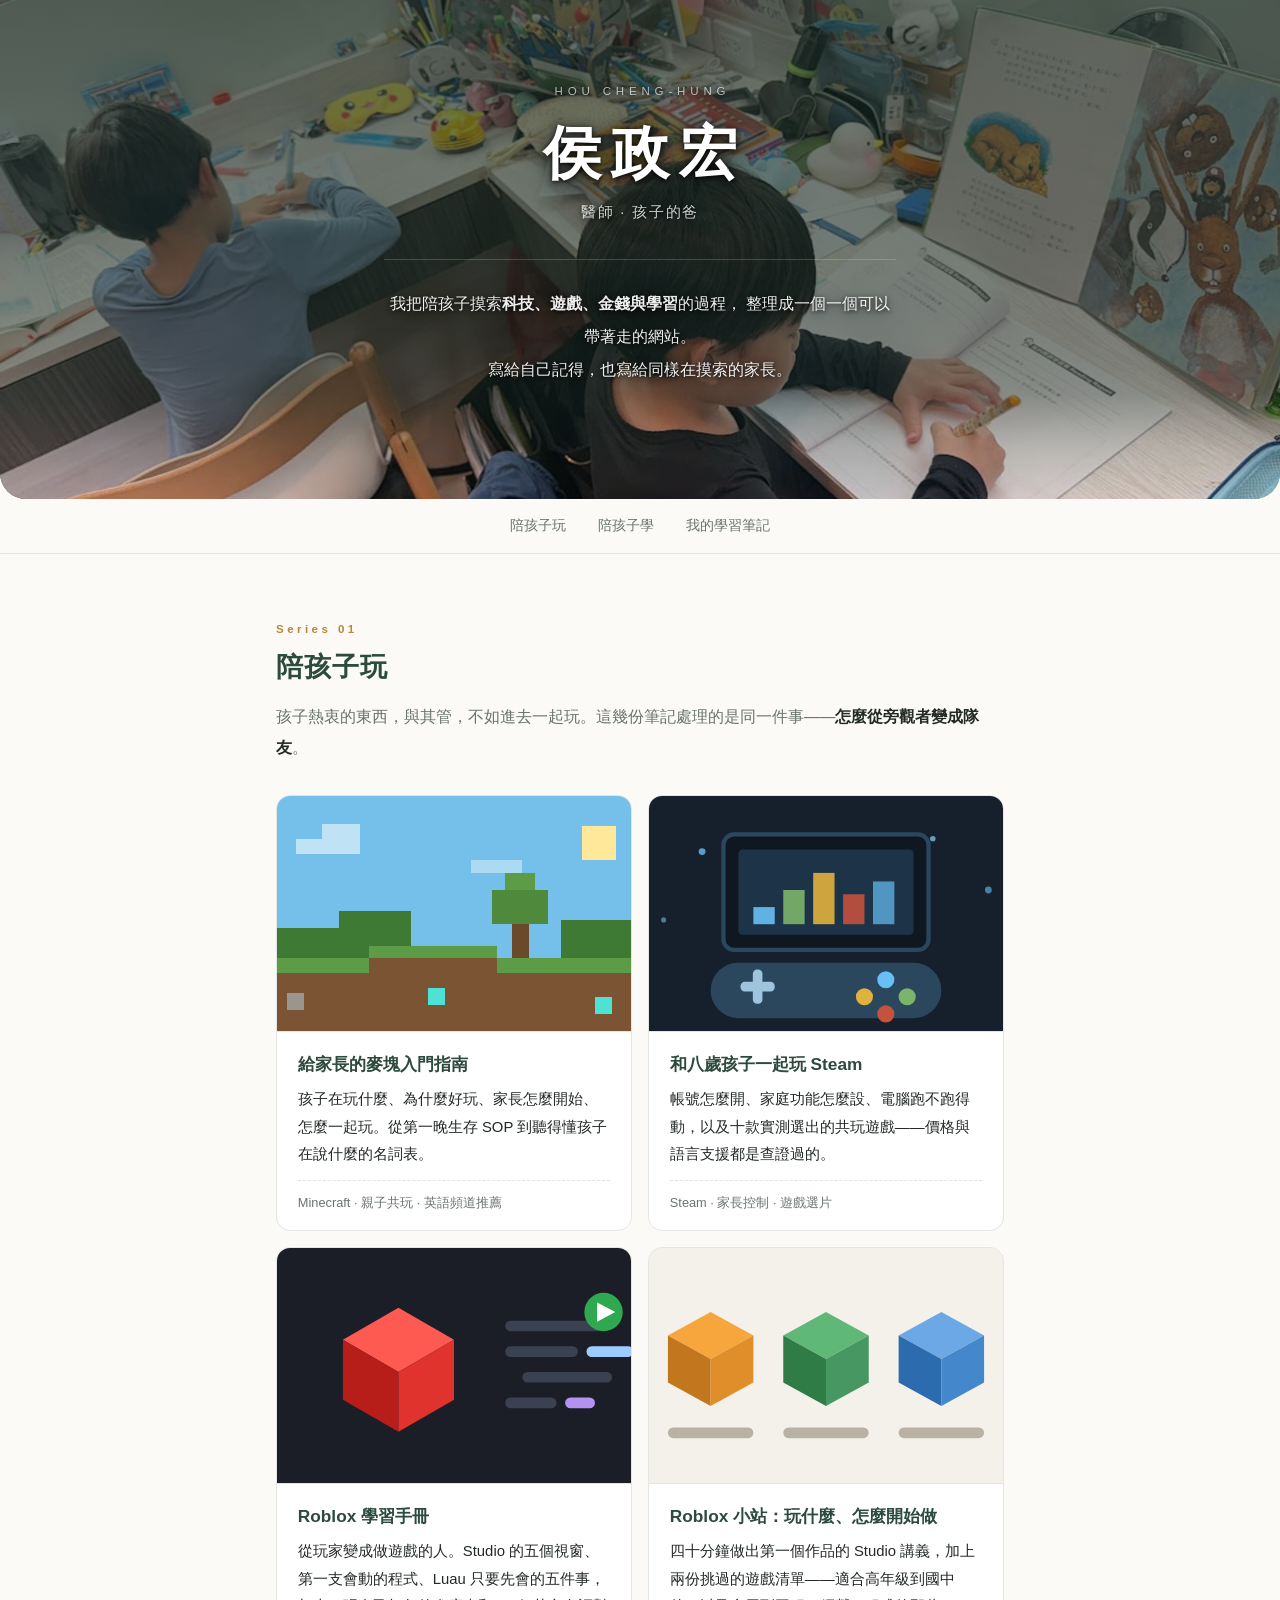
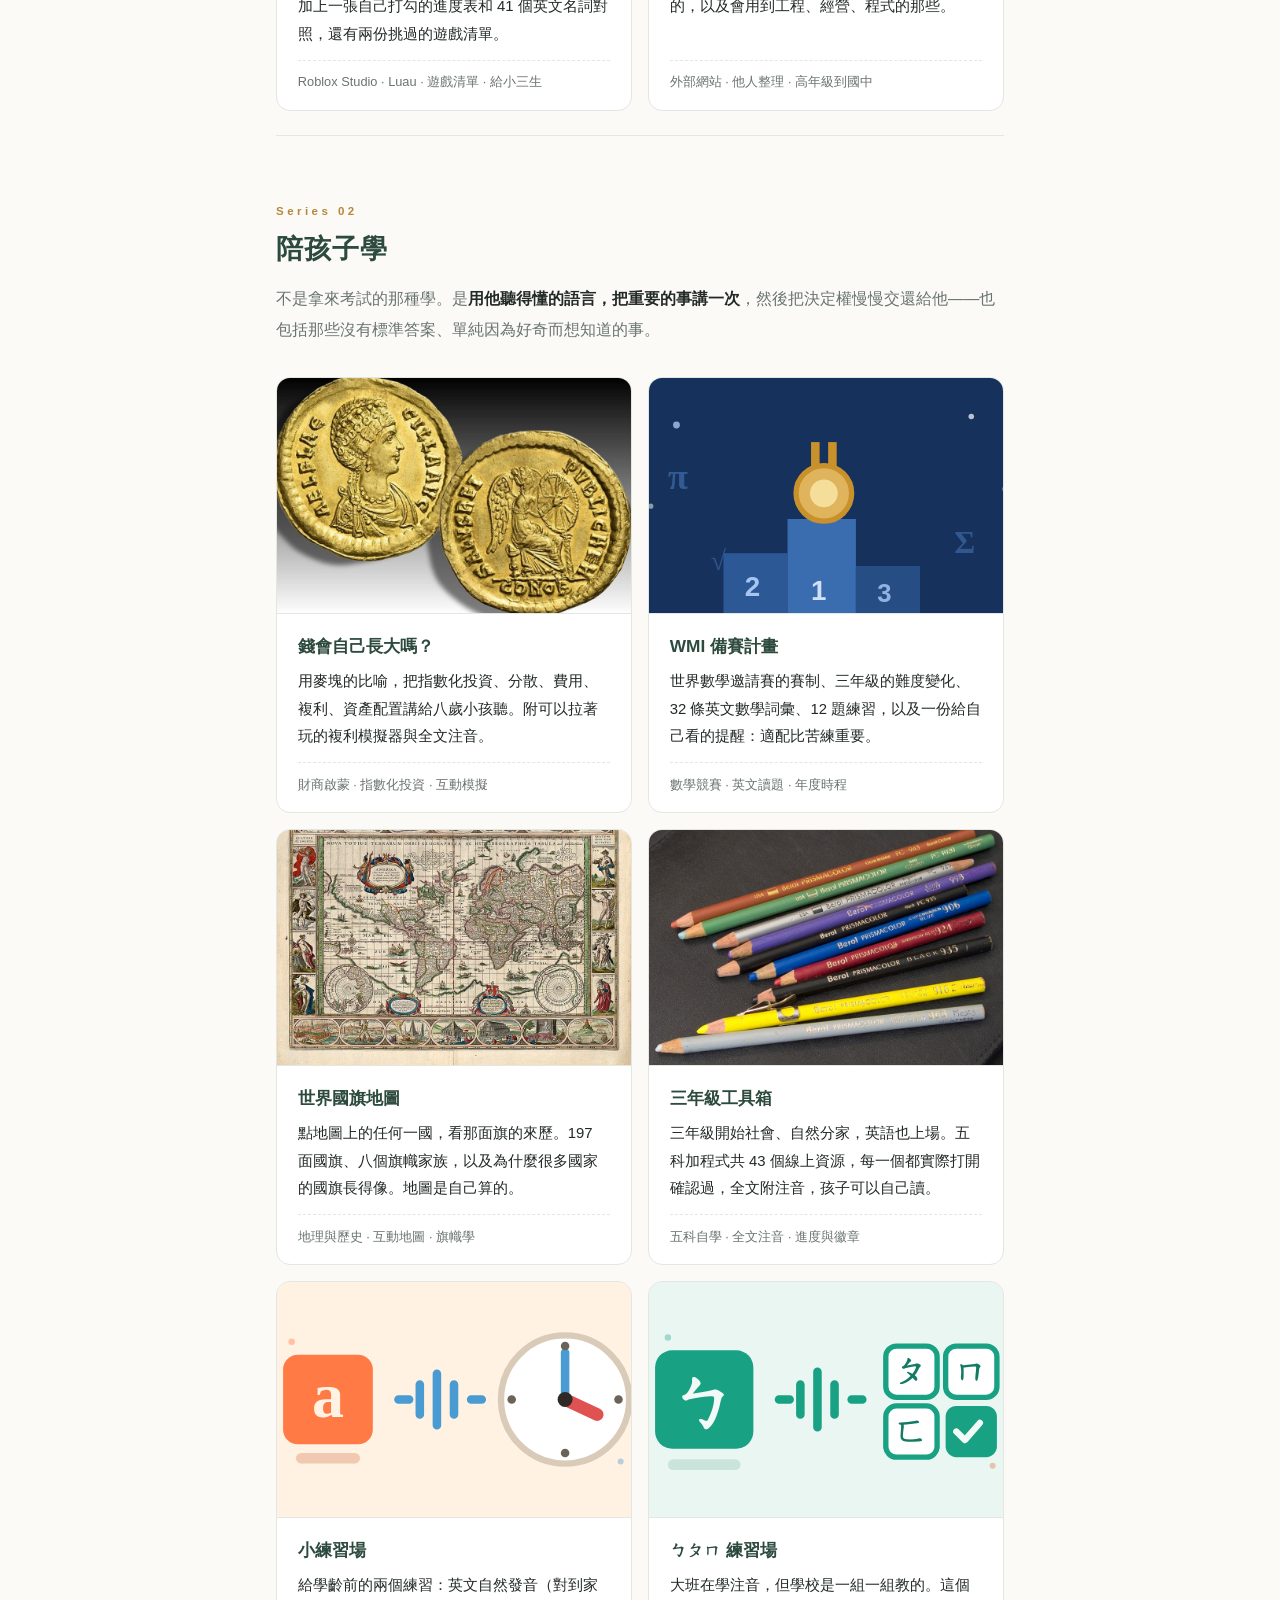
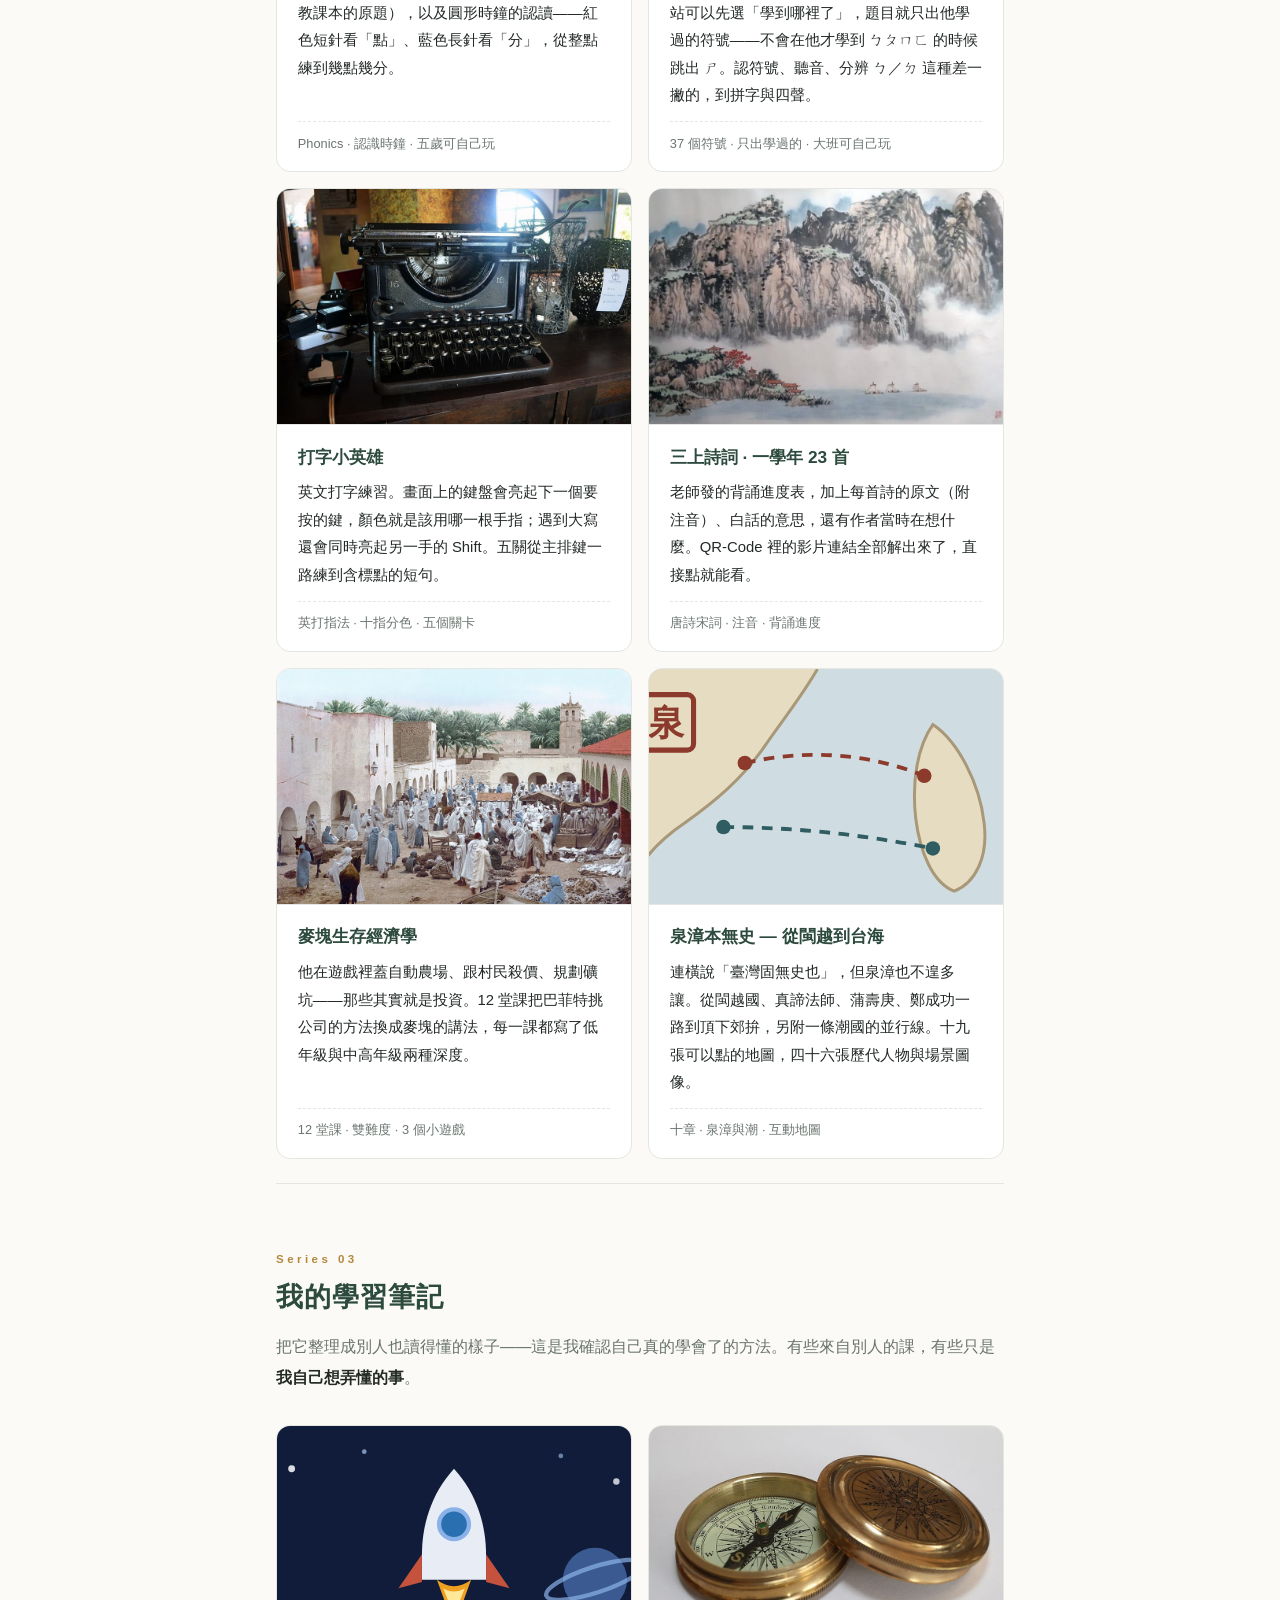
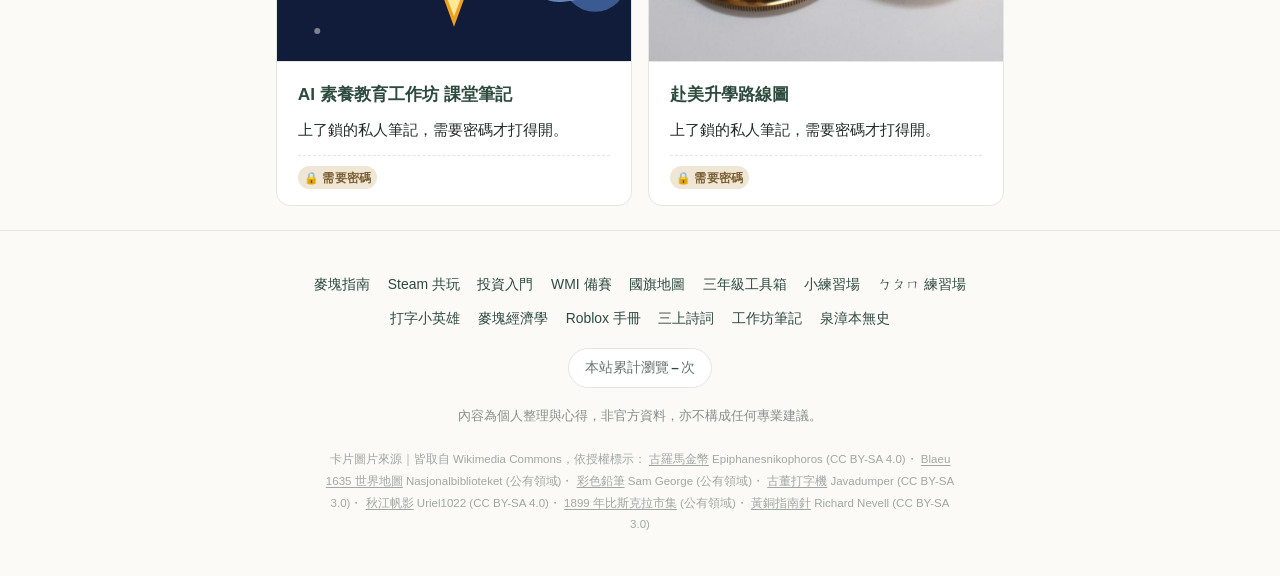
<file: index.html>
<!DOCTYPE html>
<html lang="zh-Hant">
<head>
<meta charset="UTF-8">
<meta name="viewport" content="width=device-width, initial-scale=1">
<meta name="robots" content="noindex, follow">
<title>侯政宏 — 陪孩子長大的數位筆記</title>
<meta name="description" content="醫師、兩個孩子的爸。把陪孩子摸索科技、遊戲、金錢與學習的過程，寫成一個一個可以帶著走的網站。">
<meta name="theme-color" content="#2d4a3e">
<link rel="stylesheet" href="style.css">
<link rel="icon" href="data:image/svg+xml,<svg xmlns='http://www.w3.org/2000/svg' viewBox='0 0 100 100'><text y='.9em' font-size='88'>🌳</text></svg>">
</head>
<body>

<header class="hero">
  <div class="hero-cover">
    <img src="img/hero.jpg" alt="兩個孩子在同一張書桌前各自做功課，桌上有地球儀、繪本與文具" width="1600" height="720" fetchpriority="high">
  </div>
  <div class="hero-overlay"></div>
  <div class="wrap">
    <p class="kicker">HOU CHENG-HUNG</p>
    <h1>侯政宏</h1>
    <p class="role">醫師 · 孩子的爸</p>
    <p class="lede">
      我把陪孩子摸索<strong>科技、遊戲、金錢與學習</strong>的過程，
      整理成一個一個可以帶著走的網站。<br>
      寫給自己記得，也寫給同樣在摸索的家長。
    </p>
  </div>
</header>

<nav class="toc">
  <div class="wrap">
    <a href="#play">陪孩子玩</a>
    <a href="#learn">陪孩子學</a>
    <a href="#notes">我的學習筆記</a>
  </div>
</nav>

<main class="wrap">

<!-- ═══════ 陪孩子玩 ═══════ -->
<section id="play">
  <p class="series">Series 01</p>
  <h2>陪孩子玩</h2>
  <p class="intro">孩子熱衷的東西，與其管，不如進去一起玩。這幾份筆記處理的是同一件事——<strong>怎麼從旁觀者變成隊友</strong>。</p>

  <div class="cards">
    <a class="card mc" href="https://minecraft-parent-guide.pages.dev" target="_blank" rel="noopener">
      <div class="thumb">
        <svg viewBox="0 0 200 110" preserveAspectRatio="xMidYMid slice" shape-rendering="crispEdges" aria-hidden="true">
          <rect width="200" height="110" fill="#74c0ea"/>
          <rect x="160" y="14" width="16" height="16" fill="#ffe89a"/>
          <rect x="26" y="20" width="30" height="7" fill="#fff" opacity=".55"/>
          <rect x="38" y="13" width="18" height="7" fill="#fff" opacity=".55"/>
          <rect x="108" y="30" width="24" height="6" fill="#fff" opacity=".4"/>
          <rect x="0" y="62" width="46" height="48" fill="#3f7a35"/>
          <rect x="46" y="54" width="34" height="56" fill="#3f7a35"/>
          <rect x="150" y="58" width="50" height="52" fill="#3f7a35"/>
          <rect x="118" y="44" width="26" height="16" fill="#4f8a3c"/>
          <rect x="124" y="36" width="14" height="8" fill="#5c9c46"/>
          <rect x="127" y="60" width="8" height="16" fill="#6b4a2c"/>
          <rect x="0" y="76" width="200" height="7" fill="#5c9c46"/>
          <rect x="0" y="83" width="200" height="27" fill="#7a5433"/>
          <rect x="60" y="70" width="60" height="6" fill="#5c9c46"/>
          <rect x="60" y="76" width="60" height="34" fill="#7a5433"/>
          <rect x="22" y="92" width="8" height="8" fill="#9a958e"/>
          <rect x="166" y="94" width="8" height="8" fill="#4ee1d5"/>
          <rect x="88" y="90" width="8" height="8" fill="#4ee1d5"/>
        </svg>
      </div>
      <div class="body">
        <h3>給家長的麥塊入門指南</h3>
        <p>孩子在玩什麼、為什麼好玩、家長怎麼開始、怎麼一起玩。從第一晚生存 SOP 到聽得懂孩子在說什麼的名詞表。</p>
        <p class="meta">Minecraft · 親子共玩 · 英語頻道推薦</p>
      </div>
    </a>

    <a class="card st" href="https://steam-with-kids.pages.dev" target="_blank" rel="noopener">
      <div class="thumb">
        <svg viewBox="0 0 200 110" preserveAspectRatio="xMidYMid slice" aria-hidden="true">
          <rect width="200" height="110" fill="#16202c"/>
          <circle cx="42" cy="26" r="1.6" fill="#66c0f4" opacity=".8"/>
          <circle cx="150" cy="20" r="1.3" fill="#8ed0f8" opacity=".7"/>
          <circle cx="176" cy="44" r="1.6" fill="#66c0f4" opacity=".6"/>
          <circle cx="24" cy="58" r="1.2" fill="#8ed0f8" opacity=".5"/>
          <rect x="52" y="18" width="96" height="54" rx="5" fill="#0f1720" stroke="#2a475e" stroke-width="2"/>
          <rect x="59" y="25" width="82" height="40" rx="2" fill="#1d3448"/>
          <rect x="66" y="52" width="10" height="8" fill="#66c0f4" opacity=".9"/>
          <rect x="80" y="44" width="10" height="16" fill="#7cb46b" opacity=".9"/>
          <rect x="94" y="36" width="10" height="24" fill="#e0b13c" opacity=".9"/>
          <rect x="108" y="46" width="10" height="14" fill="#c4523d" opacity=".9"/>
          <rect x="122" y="40" width="10" height="20" fill="#66c0f4" opacity=".7"/>
          <rect x="46" y="78" width="108" height="26" rx="13" fill="#2a475e"/>
          <rect x="60" y="87" width="16" height="4.5" rx="2" fill="#9fc4dd"/>
          <rect x="65.75" y="81.25" width="4.5" height="16" rx="2" fill="#9fc4dd"/>
          <circle cx="128" cy="86" r="4" fill="#66c0f4"/>
          <circle cx="138" cy="94" r="4" fill="#7cb46b"/>
          <circle cx="118" cy="94" r="4" fill="#e0b13c"/>
          <circle cx="128" cy="102" r="4" fill="#c4523d"/>
        </svg>
      </div>
      <div class="body">
        <h3>和八歲孩子一起玩 Steam</h3>
        <p>帳號怎麼開、家庭功能怎麼設、電腦跑不跑得動，以及十款實測選出的共玩遊戲——價格與語言支援都是查證過的。</p>
        <p class="meta">Steam · 家長控制 · 遊戲選片</p>
      </div>
    </a>

    <a class="card rb" href="roblox/">
      <div class="thumb">
        <svg viewBox="0 0 200 110" preserveAspectRatio="xMidYMid slice" aria-hidden="true">
          <!-- slice 會裁掉上下，內容集中在 y=20~90 -->
          <rect width="200" height="110" fill="#1B1E26"/>
          <!-- 一塊立體的積木 -->
          <path d="M74 28 L100 43 L74 58 L48 43 Z" fill="#FF5A52"/>
          <path d="M48 43 L74 58 L74 86 L48 71 Z" fill="#B81E19"/>
          <path d="M100 43 L74 58 L74 86 L100 71 Z" fill="#E1332D"/>
          <!-- 旁邊是它的程式碼 -->
          <g fill="#3A4150">
            <rect x="124" y="34" width="46" height="5" rx="2.5"/>
            <rect x="124" y="46" width="34" height="5" rx="2.5"/>
            <rect x="132" y="58" width="42" height="5" rx="2.5"/>
            <rect x="124" y="70" width="24" height="5" rx="2.5"/>
          </g>
          <rect x="162" y="46" width="22" height="5" rx="2.5" fill="#9ECBFF"/>
          <rect x="152" y="70" width="14" height="5" rx="2.5" fill="#B392F0"/>
          <!-- 執行鍵 -->
          <circle cx="170" cy="30" r="9" fill="#2FA84F"/>
          <path d="M167 25.5 L175.5 30 L167 34.5 Z" fill="#fff"/>
        </svg>
      </div>
      <div class="body">
        <h3>Roblox 學習手冊</h3>
        <p>從玩家變成做遊戲的人。Studio 的五個視窗、第一支會動的程式、Luau 只要先會的五件事，加上一張自己打勾的進度表和 41 個英文名詞對照，還有兩份挑過的遊戲清單。</p>
        <p class="meta">Roblox Studio · Luau · 遊戲清單 · 給小三生</p>
      </div>
    </a>

    <a class="card rl" href="https://roblox-lessons.kerker0415.workers.dev" target="_blank" rel="noopener">
      <div class="thumb">
        <svg viewBox="0 0 200 110" preserveAspectRatio="xMidYMid slice" aria-hidden="true">
          <rect width="200" height="110" fill="#F4F1EA"/>
          <!-- 三塊積木＝三份清單 -->
          <path d="M46 30 L66 41 L46 52 L26 41 Z" fill="#F6A63C"/>
          <path d="M26 41 L46 52 L46 74 L26 63 Z" fill="#C2761E"/>
          <path d="M66 41 L46 52 L46 74 L66 63 Z" fill="#E08E2A"/>
          <path d="M100 30 L120 41 L100 52 L80 41 Z" fill="#5FB878"/>
          <path d="M80 41 L100 52 L100 74 L80 63 Z" fill="#2F7C46"/>
          <path d="M120 41 L100 52 L100 74 L120 63 Z" fill="#469761"/>
          <path d="M154 30 L174 41 L154 52 L134 41 Z" fill="#6BA8E5"/>
          <path d="M134 41 L154 52 L154 74 L134 63 Z" fill="#2C6BAE"/>
          <path d="M174 41 L154 52 L154 74 L174 63 Z" fill="#4487CB"/>
          <rect x="26" y="84" width="40" height="5" rx="2.5" fill="#B9B2A4"/>
          <rect x="80" y="84" width="40" height="5" rx="2.5" fill="#B9B2A4"/>
          <rect x="134" y="84" width="40" height="5" rx="2.5" fill="#B9B2A4"/>
        </svg>
      </div>
      <div class="body">
        <h3>Roblox 小站：玩什麼、怎麼開始做</h3>
        <p>四十分鐘做出第一個作品的 Studio 講義，加上兩份挑過的遊戲清單——適合高年級到國中的，以及會用到工程、經營、程式的那些。</p>
        <p class="meta">外部網站 · 他人整理 · 高年級到國中</p>
      </div>
    </a>
  </div>
</section>

<!-- ═══════ 陪孩子學 ═══════ -->
<section id="learn">
  <p class="series">Series 02</p>
  <h2>陪孩子學</h2>
  <p class="intro">不是拿來考試的那種學。是<strong>用他聽得懂的語言，把重要的事講一次</strong>，然後把決定權慢慢交還給他——也包括那些沒有標準答案、單純因為好奇而想知道的事。</p>

  <div class="cards">
    <a class="card iv" href="https://kids-investing.pages.dev" target="_blank" rel="noopener">
      <div class="thumb">
        <img src="img/cards/iv.jpg" alt="古羅馬金幣特寫" width="900" height="600" loading="lazy" decoding="async">
      </div>
      <div class="body">
        <h3>錢會自己長大嗎？</h3>
        <p>用麥塊的比喻，把指數化投資、分散、費用、複利、資產配置講給八歲小孩聽。附可以拉著玩的複利模擬器與全文注音。</p>
        <p class="meta">財商啟蒙 · 指數化投資 · 互動模擬</p>
      </div>
    </a>

    <a class="card wm" href="https://wmi-prep.pages.dev" target="_blank" rel="noopener">
      <div class="thumb">
        <svg viewBox="0 0 200 110" preserveAspectRatio="xMidYMid slice" aria-hidden="true">
          <rect width="200" height="110" fill="#16325c"/>
          <circle cx="30" cy="22" r="1.6" fill="#a5c6f0" opacity=".8"/>
          <circle cx="168" cy="18" r="1.3" fill="#fff" opacity=".7"/>
          <circle cx="184" cy="52" r="1.5" fill="#a5c6f0" opacity=".6"/>
          <circle cx="18" cy="60" r="1.2" fill="#fff" opacity=".5"/>
          <text x="26" y="52" font-size="17" font-weight="700" fill="#4b7dc0" opacity=".55" font-family="Georgia,serif">π</text>
          <text x="160" y="82" font-size="15" font-weight="700" fill="#4b7dc0" opacity=".5" font-family="Georgia,serif">Σ</text>
          <text x="46" y="90" font-size="13" font-weight="700" fill="#4b7dc0" opacity=".45" font-family="Georgia,serif">√</text>
          <rect x="52" y="82" width="30" height="28" fill="#2c5896"/>
          <rect x="82" y="66" width="32" height="44" fill="#3a6cb0"/>
          <rect x="114" y="88" width="30" height="22" fill="#264d84"/>
          <text x="62" y="102" font-size="13" font-weight="800" fill="#a5c6f0">2</text>
          <text x="93" y="104" font-size="13" font-weight="800" fill="#cfe0f7">1</text>
          <text x="124" y="105" font-size="12" font-weight="800" fill="#8fb2e0">3</text>
          <rect x="93" y="30" width="4" height="16" fill="#c8912b"/>
          <rect x="101" y="30" width="4" height="16" fill="#c8912b"/>
          <circle cx="99" cy="54" r="13" fill="#e0b45c" stroke="#c8912b" stroke-width="2.5"/>
          <circle cx="99" cy="54" r="6.5" fill="#f5dd9a"/>
        </svg>
      </div>
      <div class="body">
        <h3>WMI 備賽計畫</h3>
        <p>世界數學邀請賽的賽制、三年級的難度變化、32 條英文數學詞彙、12 題練習，以及一份給自己看的提醒：適配比苦練重要。</p>
        <p class="meta">數學競賽 · 英文讀題 · 年度時程</p>
      </div>
    </a>

    <a class="card wf" href="https://world-flags.pages.dev" target="_blank" rel="noopener">
      <div class="thumb">
        <img src="img/cards/wf.jpg" alt="Blaeu 1635 年古世界地圖" width="900" height="600" loading="lazy" decoding="async">
      </div>
      <div class="body">
        <h3>世界國旗地圖</h3>
        <p>點地圖上的任何一國，看那面旗的來歷。197 面國旗、八個旗幟家族，以及為什麼很多國家的國旗長得像。地圖是自己算的。</p>
        <p class="meta">地理與歷史 · 互動地圖 · 旗幟學</p>
      </div>
    </a>

    <a class="card g3" href="https://grade3-toolbox.pages.dev" target="_blank" rel="noopener">
      <div class="thumb">
        <img src="img/cards/g3.jpg" alt="一排彩色鉛筆" width="900" height="600" loading="lazy" decoding="async">
      </div>
      <div class="body">
        <h3>三年級工具箱</h3>
        <p>三年級開始社會、自然分家，英語也上場。五科加程式共 43 個線上資源，每一個都實際打開確認過，全文附注音，孩子可以自己讀。</p>
        <p class="meta">五科自學 · 全文注音 · 進度與徽章</p>
      </div>
    </a>

    <a class="card kp" href="https://kids-practice-7q9.pages.dev" target="_blank" rel="noopener">
      <div class="thumb">
        <svg viewBox="0 0 200 110" preserveAspectRatio="xMidYMid slice" aria-hidden="true">
          <!-- slice 會裁掉上下，內容集中在 y=20~90 -->
          <rect width="200" height="110" fill="#fff2e2"/>
          <circle cx="24" cy="28" r="1.5" fill="#ff7a45" opacity=".4"/>
          <circle cx="178" cy="84" r="1.4" fill="#4a9bd1" opacity=".4"/>
          <!-- 左：字母卡 -->
          <rect x="20" y="34" width="42" height="42" rx="7" fill="#ff7a45"/>
          <text x="41" y="63" font-family="Georgia, serif" font-size="30" font-weight="700"
                fill="#fff2e2" text-anchor="middle">a</text>
          <rect x="26" y="80" width="30" height="5" rx="2.5" fill="#f0c9b0"/>
          <!-- 中：發音波 -->
          <path d="M74 55h5M84 48v14M92 43v24M100 48v14M108 55h5" stroke="#4a9bd1"
                stroke-width="4" stroke-linecap="round" fill="none"/>
          <!-- 右：時鐘（短針紅、長針藍，與站內一致） -->
          <circle cx="152" cy="55" r="30" fill="#fff" stroke="#d9cbb8" stroke-width="3"/>
          <line x1="152" y1="55" x2="152" y2="33" stroke="#4a9bd1" stroke-width="4" stroke-linecap="round"/>
          <line x1="152" y1="55" x2="167" y2="62" stroke="#e05252" stroke-width="6" stroke-linecap="round"/>
          <circle cx="152" cy="55" r="3.5" fill="#2f2a26"/>
          <circle cx="152" cy="30" r="2" fill="#6b6259"/><circle cx="177" cy="55" r="2" fill="#6b6259"/>
          <circle cx="152" cy="80" r="2" fill="#6b6259"/><circle cx="127" cy="55" r="2" fill="#6b6259"/>
        </svg>
      </div>
      <div class="body">
        <h3>小練習場</h3>
        <p>給學齡前的兩個練習：英文自然發音（對到家教課本的原題），以及圓形時鐘的認讀——紅色短針看「點」、藍色長針看「分」，從整點練到幾點幾分。</p>
        <p class="meta">Phonics · 認識時鐘 · 五歲可自己玩</p>
      </div>
    </a>

    <a class="card zy" href="https://zhuyin-practice-2mt.pages.dev" target="_blank" rel="noopener">
      <div class="thumb">
        <svg viewBox="0 0 200 110" preserveAspectRatio="xMidYMid slice" aria-hidden="true">
          <!-- slice 會裁掉上下，內容集中在 y=20~90 -->
          <rect width="200" height="110" fill="#eaf6f2"/>
          <circle cx="26" cy="26" r="1.5" fill="#19a184" opacity=".35"/>
          <circle cx="178" cy="86" r="1.4" fill="#e07a3f" opacity=".4"/>
          <!-- 左：正在學的那一個 -->
          <rect x="20" y="32" width="46" height="46" rx="8" fill="#19a184"/>
          <text x="43" y="67" font-family="Microsoft JhengHei, PingFang TC, Heiti TC, Noto Sans TC, sans-serif"
                font-size="30" font-weight="700" fill="#f2faf7" text-anchor="middle">ㄅ</text>
          <rect x="26" y="83" width="34" height="5" rx="2.5" fill="#c9e5db"/>
          <!-- 中：聽發音 -->
          <path d="M78 55h5M88 48v14M96 42v26M104 48v14M112 55h5" stroke="#19a184"
                stroke-width="4" stroke-linecap="round" fill="none"/>
          <!-- 右：一組一組學，學會的打勾 -->
          <g font-family="Microsoft JhengHei, PingFang TC, Heiti TC, Noto Sans TC, sans-serif"
             font-size="15" font-weight="700" fill="#137a64" text-anchor="middle">
            <rect x="128" y="30" width="24" height="24" rx="5" fill="#fff" stroke="#19a184" stroke-width="2.5"/>
            <text x="140" y="47">ㄆ</text>
            <rect x="156" y="30" width="24" height="24" rx="5" fill="#fff" stroke="#19a184" stroke-width="2.5"/>
            <text x="168" y="47">ㄇ</text>
            <rect x="128" y="58" width="24" height="24" rx="5" fill="#fff" stroke="#19a184" stroke-width="2.5"/>
            <text x="140" y="75">ㄈ</text>
          </g>
          <rect x="156" y="58" width="24" height="24" rx="5" fill="#19a184"/>
          <path d="M161 70l4 4 7-8" stroke="#f2faf7" stroke-width="3" stroke-linecap="round"
                stroke-linejoin="round" fill="none"/>
        </svg>
      </div>
      <div class="body">
        <h3>ㄅㄆㄇ 練習場</h3>
        <p>大班在學注音，但學校是一組一組教的。這個站可以先選「學到哪裡了」，題目就只出他學過的符號——不會在他才學到 ㄅㄆㄇㄈ 的時候跳出 ㄕ。認符號、聽音、分辨 ㄅ／ㄉ 這種差一撇的，到拼字與四聲。</p>
        <p class="meta">37 個符號 · 只出學過的 · 大班可自己玩</p>
      </div>
    </a>

    <a class="card th" href="typing-hero/">
      <div class="thumb">
        <img src="img/cards/th.jpg" alt="古董打字機" width="900" height="600" loading="lazy" decoding="async">
      </div>
      <div class="body">
        <h3>打字小英雄</h3>
        <p>英文打字練習。畫面上的鍵盤會亮起下一個要按的鍵，顏色就是該用哪一根手指；遇到大寫還會同時亮起另一手的 Shift。五關從主排鍵一路練到含標點的短句。</p>
        <p class="meta">英打指法 · 十指分色 · 五個關卡</p>
      </div>
    </a>

    <a class="card po" href="poems/">
      <div class="thumb">
        <img src="img/cards/po.jpg" alt="中國水墨山水畫" width="900" height="600" loading="lazy" decoding="async">
      </div>
      <div class="body">
        <h3>三上詩詞 · 一學年 23 首</h3>
        <p>老師發的背誦進度表，加上每首詩的原文（附注音）、白話的意思，還有作者當時在想什麼。QR-Code 裡的影片連結全部解出來了，直接點就能看。</p>
        <p class="meta">唐詩宋詞 · 注音 · 背誦進度</p>
      </div>
    </a>

    <a class="card me" href="https://minecraft-economy-9l2.pages.dev" target="_blank" rel="noopener">
      <div class="thumb">
        <img src="img/cards/me.jpg" alt="1899 年北非市集舊照" width="900" height="600" loading="lazy" decoding="async">
      </div>
      <div class="body">
        <h3>麥塊生存經濟學</h3>
        <p>他在遊戲裡蓋自動農場、跟村民殺價、規劃礦坑——那些其實就是投資。12 堂課把巴菲特挑公司的方法換成麥塊的講法，每一課都寫了低年級與中高年級兩種深度。</p>
        <p class="meta">12 堂課 · 雙難度 · 3 個小遊戲</p>
      </div>
    </a>

    <a class="card qz" href="https://taihai-history.pages.dev" target="_blank" rel="noopener">
      <div class="thumb">
        <svg viewBox="0 0 200 110" preserveAspectRatio="xMidYMid slice" aria-hidden="true">
          <rect width="200" height="110" fill="#cfdde2"/>
          <!-- 閩地：泉漳一帶的海岸 -->
          <path d="M0 0 L96 0 C88 14 78 26 70 38 C60 52 48 62 34 72 C22 80 10 92 4 110 L0 110 Z" fill="#e6dcc2"/>
          <path d="M96 0 C88 14 78 26 70 38 C60 52 48 62 34 72 C22 80 10 92 4 110" fill="none" stroke="#a99878" stroke-width="1.4"/>
          <!-- 台灣 -->
          <path d="M150 26 C162 34 172 54 174 72 C176 88 170 100 160 104 C150 100 144 86 142 70 C140 52 143 36 150 26 Z" fill="#e6dcc2" stroke="#a99878" stroke-width="1.4"/>
          <!-- 對渡航線 -->
          <path d="M62 44 Q106 34 146 50" fill="none" stroke="#8c3a2b" stroke-width="1.8" stroke-dasharray="5 4"/>
          <path d="M52 74 Q100 74 150 84" fill="none" stroke="#2f5d62" stroke-width="1.8" stroke-dasharray="5 4"/>
          <!-- 口岸 -->
          <circle cx="62" cy="44" r="3.4" fill="#8c3a2b"/>
          <circle cx="146" cy="50" r="3.4" fill="#8c3a2b"/>
          <circle cx="52" cy="74" r="3.4" fill="#2f5d62"/>
          <circle cx="150" cy="84" r="3.4" fill="#2f5d62"/>
          <!-- 鈐印 -->
          <rect x="12" y="12" width="26" height="26" rx="3" fill="none" stroke="#8c3a2b" stroke-width="2.4"/>
          <text x="25" y="31" text-anchor="middle" font-size="17" font-weight="700"
                font-family="Noto Serif TC, Songti TC, PMingLiU, serif" fill="#8c3a2b">泉</text>
        </svg>
      </div>
      <div class="body">
        <h3>泉漳本無史 — 從閩越到台海</h3>
        <p>連橫說「臺灣固無史也」，但泉漳也不遑多讓。從閩越國、真諦法師、蒲壽庚、鄭成功一路到頂下郊拚，另附一條潮國的並行線。十九張可以點的地圖，四十六張歷代人物與場景圖像。</p>
        <p class="meta">十章 · 泉漳與潮 · 互動地圖</p>
      </div>
    </a>
  </div>
</section>

<!-- ═══════ 學習筆記 ═══════ -->
<section id="notes">
  <p class="series">Series 03</p>
  <h2>我的學習筆記</h2>
  <p class="intro">把它整理成別人也讀得懂的樣子——這是我確認自己真的學會了的方法。有些來自別人的課，有些只是<strong>我自己想弄懂的事</strong>。</p>

  <div class="cards">
    <a class="card ai" href="https://ai-literacy-notes.pages.dev" target="_blank" rel="noopener">
      <div class="thumb">
        <svg viewBox="0 0 200 110" preserveAspectRatio="xMidYMid slice" aria-hidden="true">
          <rect width="200" height="110" fill="#101c3a"/>
          <circle cx="24" cy="20" r="1.6" fill="#fff" opacity=".85"/>
          <circle cx="58" cy="12" r="1.1" fill="#a5c6f0" opacity=".7"/>
          <circle cx="176" cy="26" r="1.5" fill="#fff" opacity=".75"/>
          <circle cx="150" cy="14" r="1.1" fill="#a5c6f0" opacity=".6"/>
          <circle cx="14" cy="70" r="1.3" fill="#fff" opacity=".55"/>
          <circle cx="192" cy="82" r="1.2" fill="#a5c6f0" opacity=".5"/>
          <circle cx="36" cy="96" r="1.4" fill="#fff" opacity=".45"/>
          <circle cx="166" cy="72" r="15" fill="#3b5a92"/>
          <ellipse cx="166" cy="72" rx="24" ry="6" fill="none" stroke="#8ab2e8" stroke-width="2" opacity=".7" transform="rotate(-18 166 72)"/>
          <path d="M100 20 c11 12 15 27 15 40 l0 12 -30 0 0 -12 c0 -13 4 -28 15 -40 z" fill="#e8ecf5"/>
          <circle cx="100" cy="46" r="7" fill="#2a6fb0" stroke="#8ab2e8" stroke-width="2"/>
          <path d="M85 60 l-11 16 11 -3 z" fill="#c4523d"/>
          <path d="M115 60 l11 16 -11 -3 z" fill="#c4523d"/>
          <path d="M92 72 l8 22 8 -22 c-5 4 -11 4 -16 0 z" fill="#f0a020"/>
          <path d="M95 76 l5 13 5 -13 c-3 2 -7 2 -10 0 z" fill="#ffe89a"/>
        </svg>
      </div>
      <div class="body">
        <h3>AI 素養教育工作坊 課堂筆記</h3>
        <p class="locked-note">上了鎖的私人筆記，需要密碼才打得開。</p>
        <p class="meta"><span class="lock">🔒 需要密碼</span></p>
      </div>
    </a>

    <a class="card rd" href="https://study-abroad-roadmap.pages.dev" target="_blank" rel="noopener">
      <div class="thumb">
        <img src="img/cards/rd.jpg" alt="打開的黃銅指南針" width="900" height="600" loading="lazy" decoding="async">
      </div>
      <div class="body">
        <h3>赴美升學路線圖</h3>
        <p class="locked-note">上了鎖的私人筆記，需要密碼才打得開。</p>
        <p class="meta"><span class="lock">🔒 需要密碼</span></p>
      </div>
    </a>
  </div>
</section>

</main>

<footer>
  <div class="wrap">
    <p class="sites">
      <a href="https://minecraft-parent-guide.pages.dev" target="_blank" rel="noopener">麥塊指南</a>
      <a href="https://steam-with-kids.pages.dev" target="_blank" rel="noopener">Steam 共玩</a>
      <a href="https://kids-investing.pages.dev" target="_blank" rel="noopener">投資入門</a>
      <a href="https://wmi-prep.pages.dev" target="_blank" rel="noopener">WMI 備賽</a>
      <a href="https://world-flags.pages.dev" target="_blank" rel="noopener">國旗地圖</a>
      <a href="https://grade3-toolbox.pages.dev" target="_blank" rel="noopener">三年級工具箱</a>
      <a href="https://kids-practice-7q9.pages.dev" target="_blank" rel="noopener">小練習場</a>
      <a href="https://zhuyin-practice-2mt.pages.dev" target="_blank" rel="noopener">ㄅㄆㄇ 練習場</a>
      <a href="typing-hero/">打字小英雄</a>
      <a href="https://minecraft-economy-9l2.pages.dev" target="_blank" rel="noopener">麥塊經濟學</a>
      <a href="roblox/">Roblox 手冊</a>
      <a href="poems/">三上詩詞</a>
      <a href="https://ai-literacy-notes.pages.dev" target="_blank" rel="noopener">工作坊筆記</a>
      <a href="https://taihai-history.pages.dev" target="_blank" rel="noopener">泉漳本無史</a>
    </p>
    <p id="counter" class="counter" hidden>
      本站累計瀏覽 <strong id="view-count">–</strong> 次
    </p>
    <p class="small">內容為個人整理與心得，非官方資料，亦不構成任何專業建議。</p>
    <p class="credits">
      卡片圖片來源｜皆取自 Wikimedia Commons，依授權標示：
      <a href="https://commons.wikimedia.org/wiki/File:Antik_Sikkeler_N%C3%BCmizmatik_Aelia_Flaccilla.jpg" target="_blank" rel="noopener">古羅馬金幣</a> Epiphanesnikophoros (CC BY-SA 4.0)・
      <a href="https://commons.wikimedia.org/wiki/File:Blaeu_Nova_Totius_Terrarum_orbis_Geographica_ac_Hydrographica_Tabula_1635.jpg" target="_blank" rel="noopener">Blaeu 1635 世界地圖</a> Nasjonalbiblioteket (公有領域)・
      <a href="https://commons.wikimedia.org/wiki/File:Berol_prismacolor_pencils.jpg" target="_blank" rel="noopener">彩色鉛筆</a> Sam George (公有領域)・
      <a href="https://commons.wikimedia.org/wiki/File:Anticuaria_Mariscal_Robledo_(11).JPG" target="_blank" rel="noopener">古董打字機</a> Javadumper (CC BY-SA 3.0)・
      <a href="https://commons.wikimedia.org/wiki/File:Sailing_Boats_on_an_Autumn_River.jpg" target="_blank" rel="noopener">秋江帆影</a> Uriel1022 (CC BY-SA 4.0)・
      <a href="https://commons.wikimedia.org/wiki/File:Biskra_market_1899.jpg" target="_blank" rel="noopener">1899 年比斯克拉市集</a> (公有領域)・
      <a href="https://commons.wikimedia.org/wiki/File:2013_compass.JPG" target="_blank" rel="noopener">黃銅指南針</a> Richard Nevell (CC BY-SA 3.0)
    </p>
  </div>
</footer>

<script src="counter.js"></script>
</body>
</html>
</file>
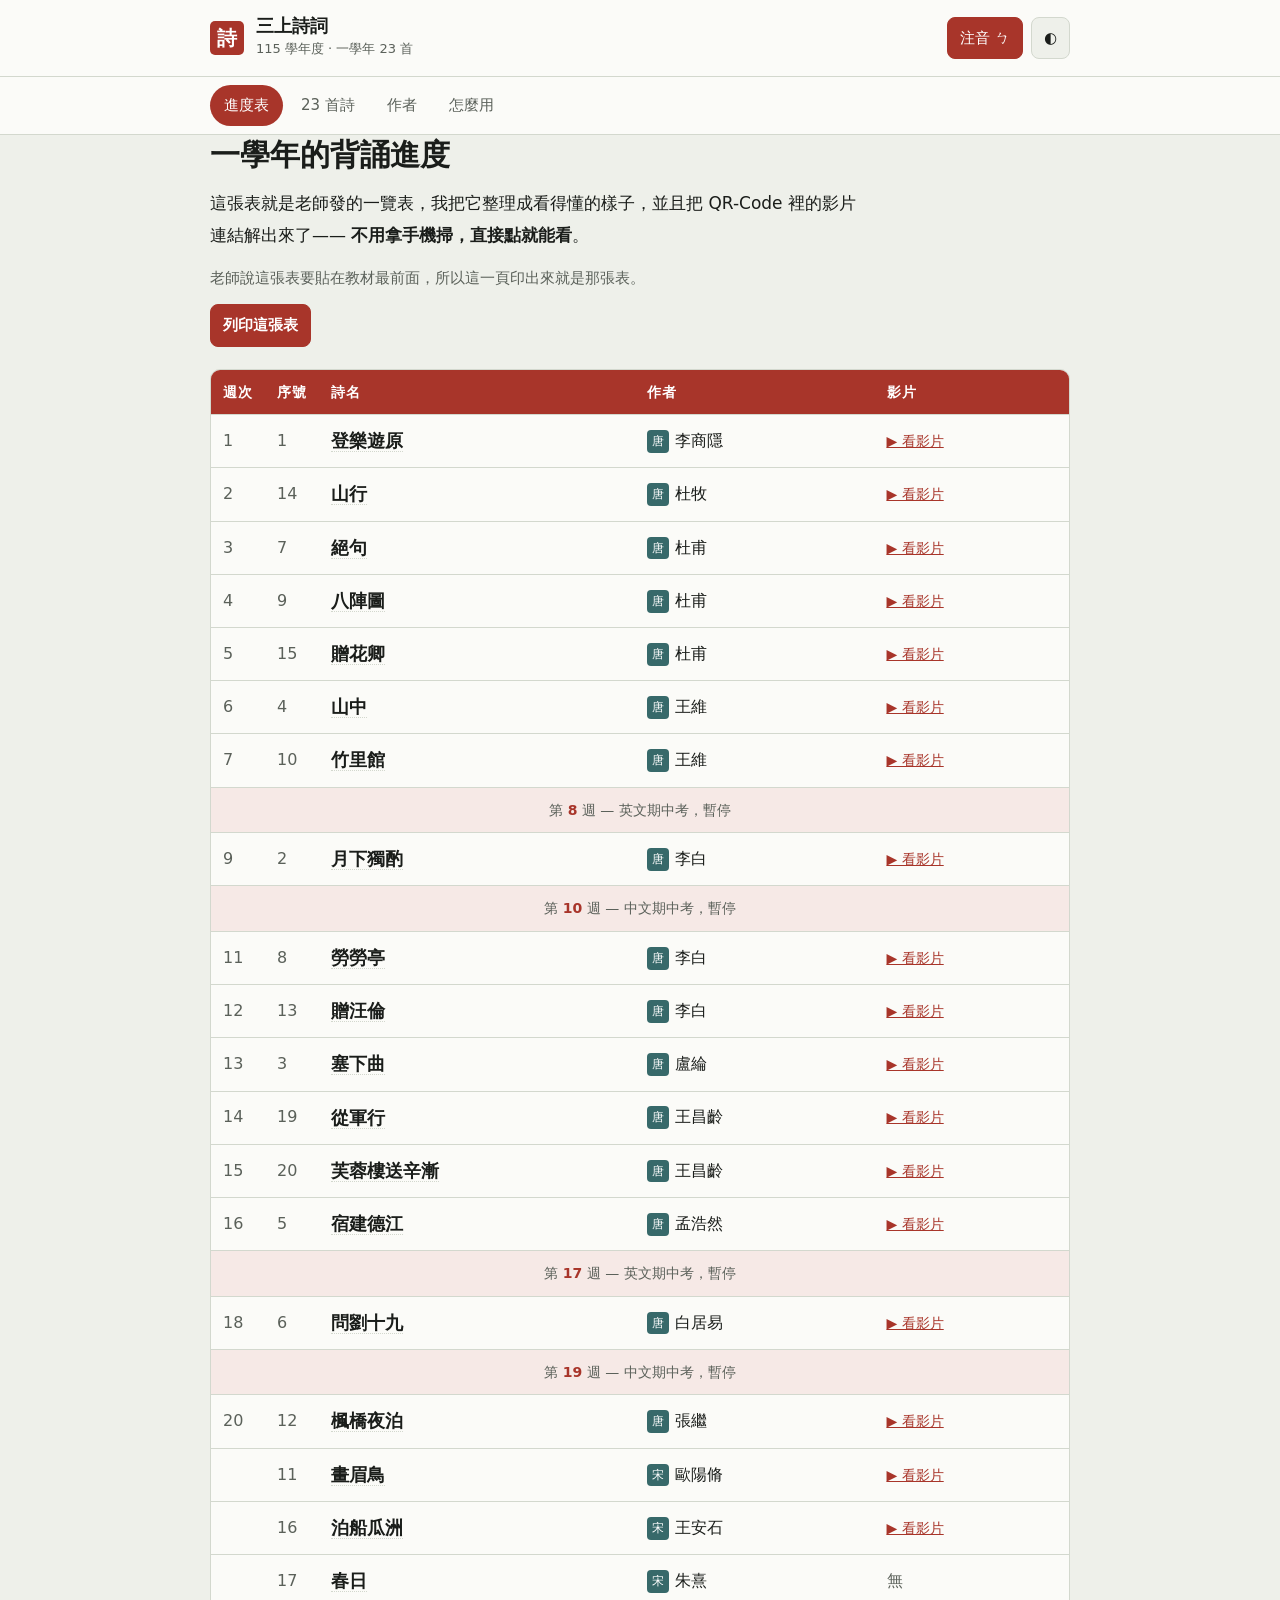
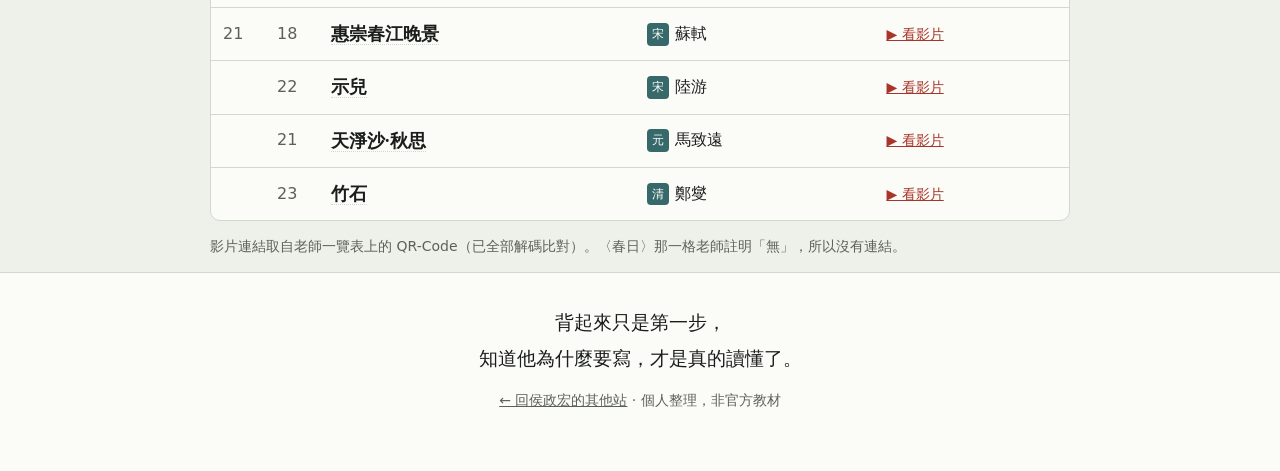
<file: poems/index.html>
<!DOCTYPE html>
<html lang="zh-Hant">
<head>
<meta charset="UTF-8">
<meta name="viewport" content="width=device-width, initial-scale=1">
<meta name="robots" content="noindex, follow">
<title>三上詩詞 · 一學年 23 首</title>
<meta name="description" content="115 學年度三上詩詞學習。23 首詩的原文（附注音）、白話、作者當時在想什麼，加上老師排定的背誦進度與影片連結。">
<meta name="theme-color" content="#A8352A">
<link rel="stylesheet" href="style.css">
<link rel="icon" href="favicon.svg">
</head>
<body>

<header class="top">
  <div class="wrap topin">
    <div class="brand">
      <span class="seal" aria-hidden="true">詩</span>
      <span>
        <b>三上詩詞</b>
        <small>115 學年度 · 一學年 23 首</small>
      </span>
    </div>
    <div class="tools">
      <button type="button" id="zyBtn" class="btn on" aria-pressed="true">注音 ㄅ</button>
      <button type="button" id="themeBtn" class="btn" aria-label="切換深色淺色">◐</button>
    </div>
  </div>
</header>

<nav class="tabs">
  <div class="wrap tabsin">
    <button type="button" class="tab on" data-view="plan">進度表</button>
    <button type="button" class="tab" data-view="poems">23 首詩</button>
    <button type="button" class="tab" data-view="authors">作者</button>
    <button type="button" class="tab" data-view="how">怎麼用</button>
  </div>
</nav>

<main class="wrap">

  <!-- ═══ 進度表 ═══ -->
  <section id="view-plan" class="view">
    <div class="lead noprint">
      <h1>一學年的背誦進度</h1>
      <p>
        這張表就是老師發的一覽表，我把它整理成看得懂的樣子，並且把 QR-Code 裡的影片連結解出來了——
        <b>不用拿手機掃，直接點就能看</b>。
      </p>
      <p class="dim">老師說這張表要貼在教材最前面，所以這一頁印出來就是那張表。</p>
      <button type="button" class="btn solid" onclick="window.print()">列印這張表</button>
    </div>

    <div class="printhead" aria-hidden="true">
      <b>115 學年度 三上 詩詞背誦進度</b>
      <span>共 23 首 · 影片連結見每首詩名下方</span>
    </div>

    <div class="tablewrap">
      <table class="plan" id="planTable">
        <thead>
          <tr><th>週次</th><th>序號</th><th>詩名</th><th>作者</th><th>影片</th></tr>
        </thead>
        <tbody id="planBody"></tbody>
      </table>
    </div>

    <p class="src noprint">
      影片連結取自老師一覽表上的 QR-Code（已全部解碼比對）。〈春日〉那一格老師註明「無」，所以沒有連結。
    </p>
  </section>

  <!-- ═══ 詩 ═══ -->
  <section id="view-poems" class="view" hidden>
    <div class="lead">
      <h1>23 首詩</h1>
      <p>每一首都有：<b>原文（附注音）</b>、白話的意思、<b>作者當時在想什麼</b>、難字小教室。</p>
    </div>
    <div class="filters">
      <input type="search" id="q" placeholder="找詩名、作者或句子…" aria-label="搜尋">
      <div class="chips" id="dynChips"></div>
    </div>
    <div id="poemList" class="poemlist"></div>
    <p class="dim" id="poemCount"></p>
  </section>

  <!-- ═══ 作者 ═══ -->
  <section id="view-authors" class="view" hidden>
    <div class="lead">
      <h1>他們是誰</h1>
      <p>
        老師特別說「觀看時請搭配作者生平介紹一起了解」。這裡把 17 位作者整理成小檔案：
        <b>他是誰、活在什麼時候、寫詩的時候在想什麼</b>。
      </p>
      <p class="ov">
        先看這支總覽：<a id="ovLink" href="#" target="_blank" rel="noopener">唐朝詩歌概況＋詩人創作風格 ↗</a>
      </p>
    </div>
    <div id="authorList" class="authorlist"></div>
  </section>

  <!-- ═══ 怎麼用 ═══ -->
  <section id="view-how" class="view" hidden>
    <div class="lead">
      <h1>怎麼用這個網站</h1>
    </div>

    <div class="how">
      <article>
        <h3>暑假：先看影片</h3>
        <p>老師說課堂時間很緊，沒辦法在課堂上看影片，所以要利用暑假先看完。
        建議<b>一天一支</b>，二十幾天就看完了——每支大概 3 到 5 分鐘。</p>
      </article>
      <article>
        <h3>開學後：每週一首</h3>
        <p>照進度表背。<b>第 8、10、17、19 週因為期中考暫停</b>，那四週可以拿來複習前面背過的。</p>
      </article>
      <article>
        <h3>老師會請孩子發表</h3>
        <p>開學後要講「對詩的內容、對作者的想法」。所以每首詩下面的
        <b>「作者當時在想什麼」</b>不是背的，是拿來聊的——問他：你覺得他為什麼要這樣寫？</p>
      </article>
      <article>
        <h3>注音可以關掉</h3>
        <p>右上角的「注音ㄅ」按一下就關。<b>剛開始開著讀，背熟了就關掉自己念</b>，可以檢查是不是真的記得。</p>
      </article>
      <article class="warn">
        <h3>注音怎麼來的</h3>
        <p>先用工具產生，再逐字校對過破音字與變調（單于ㄔㄢˊ、彈琴ㄊㄢˊ、長嘯ㄔㄤˊ、數重山ㄔㄨㄥˊ、堅勁ㄐㄧㄥˋ…）。
        如果跟課本不一樣，<b>以課本為準</b>，也跟我說一聲。</p>
      </article>
      <article>
        <h3>白話和「在想什麼」是我們自己整理的</h3>
        <p>詩的原文和進度是老師給的，其餘的說明是為了讓三年級看得懂而寫的，不是課本內容。</p>
      </article>
    </div>
  </section>

</main>

<footer>
  <div class="wrap">
    <p class="big">背起來只是第一步，<br>知道他為什麼要寫，才是真的讀懂了。</p>
    <p id="counter" class="counter" hidden>本站累計瀏覽 <strong id="view-count">–</strong> 次</p>
    <p class="small"><a href="../">← 回侯政宏的其他站</a> · 個人整理，非官方教材</p>
  </div>
</footer>

<script src="data.js"></script>
<script src="app.js"></script>
<script src="counter.js"></script>
</body>
</html>
</file>
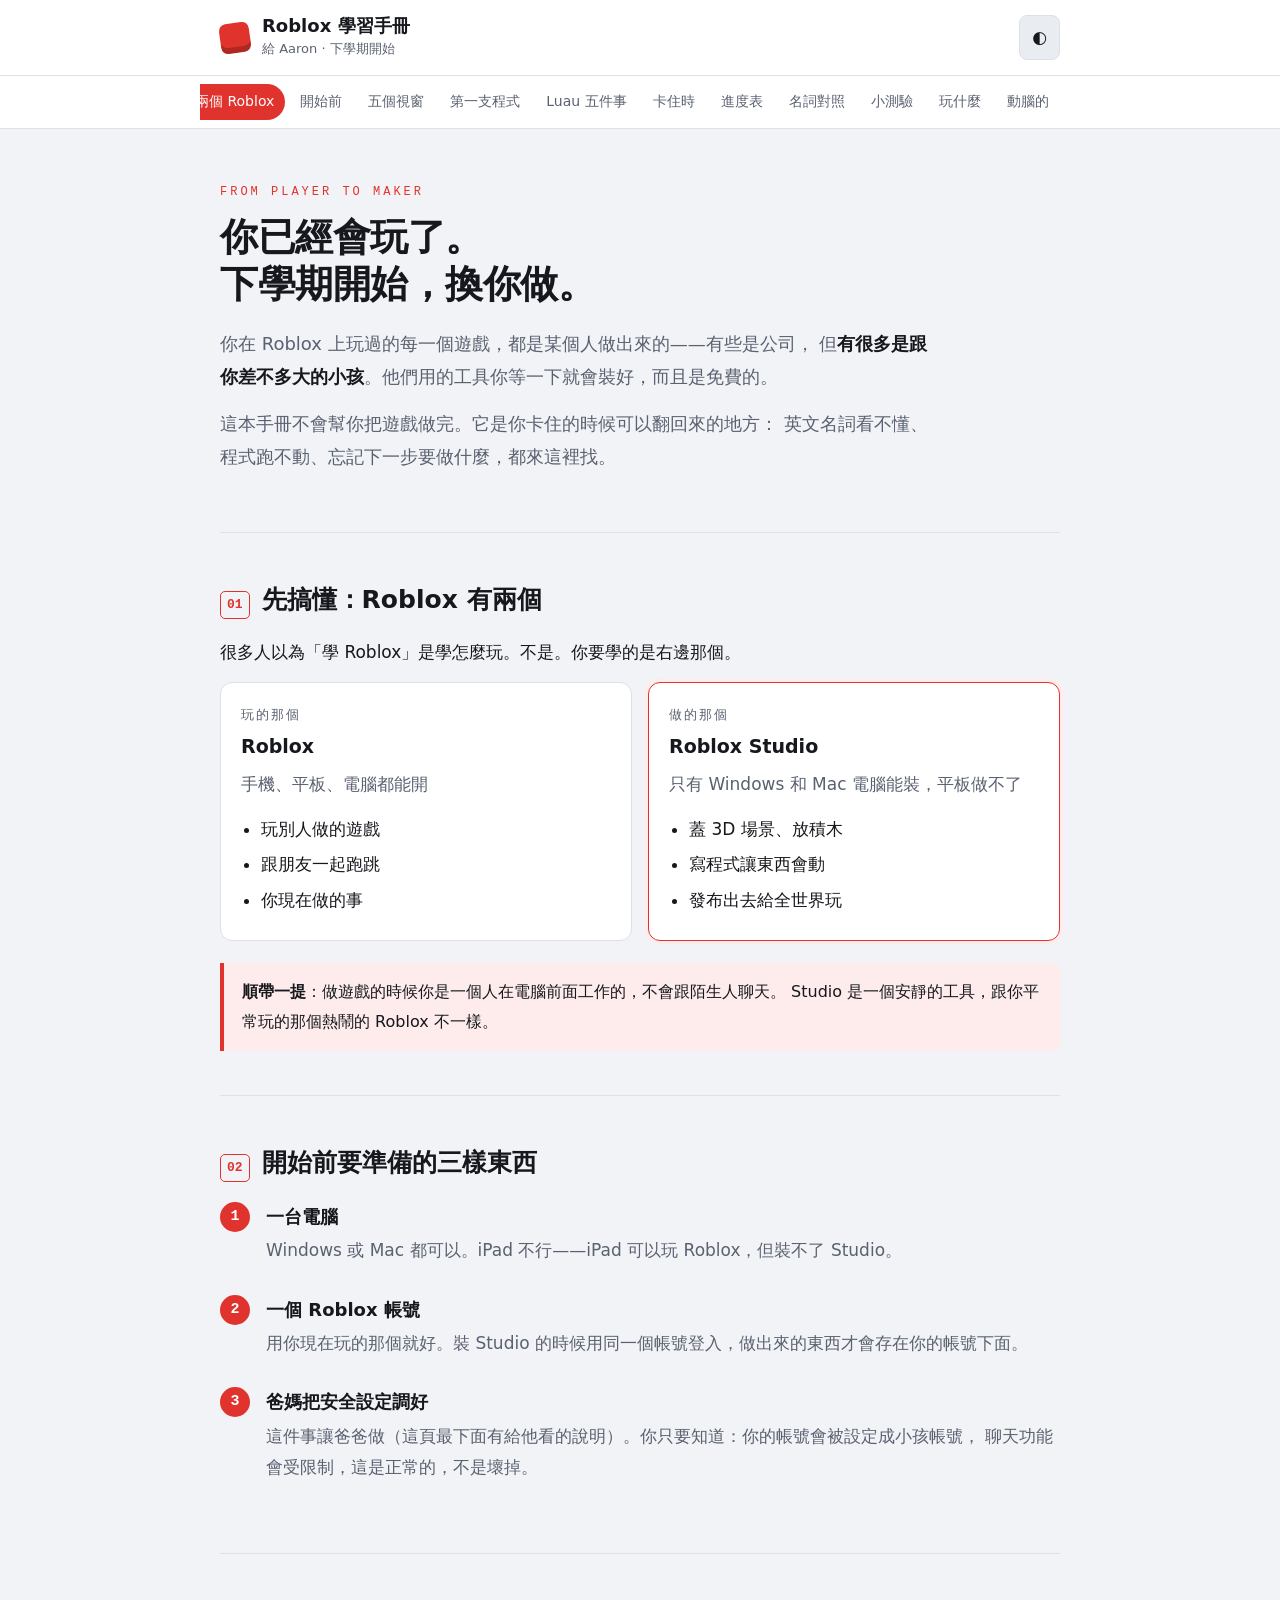
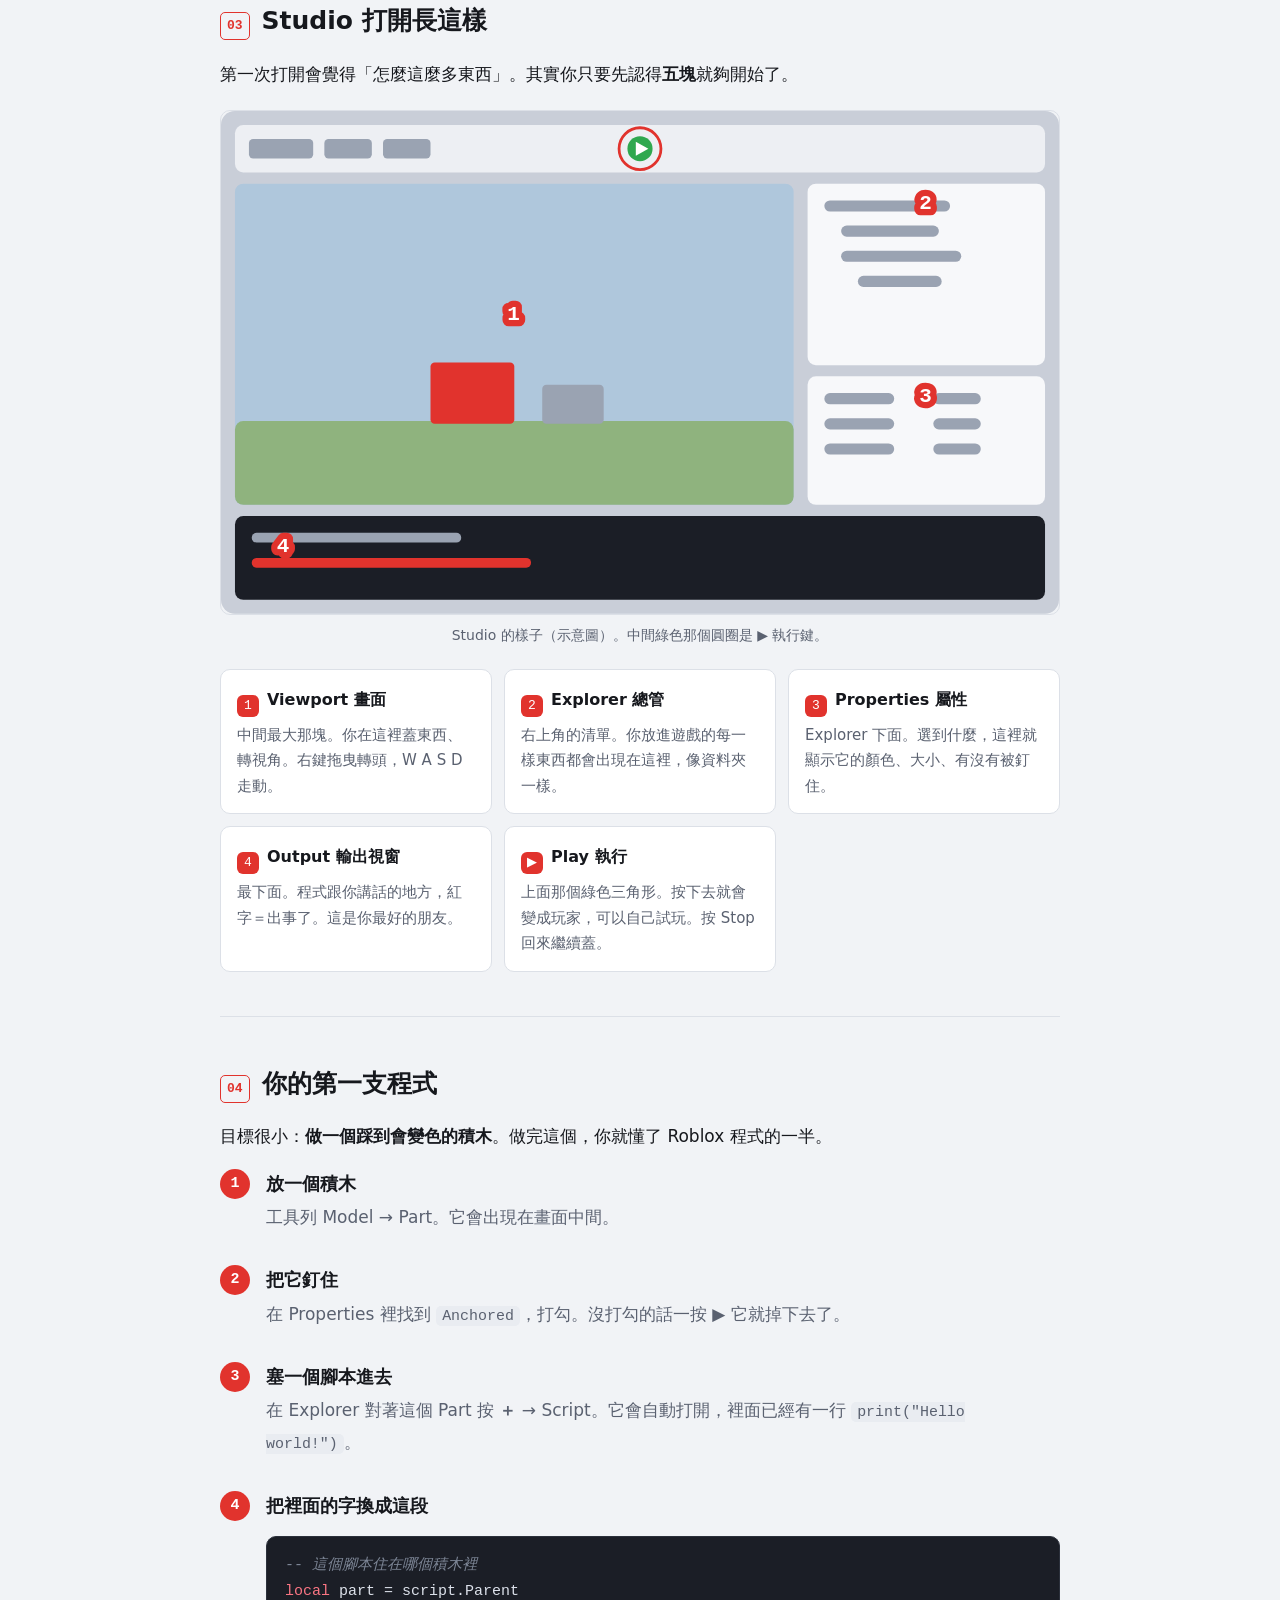
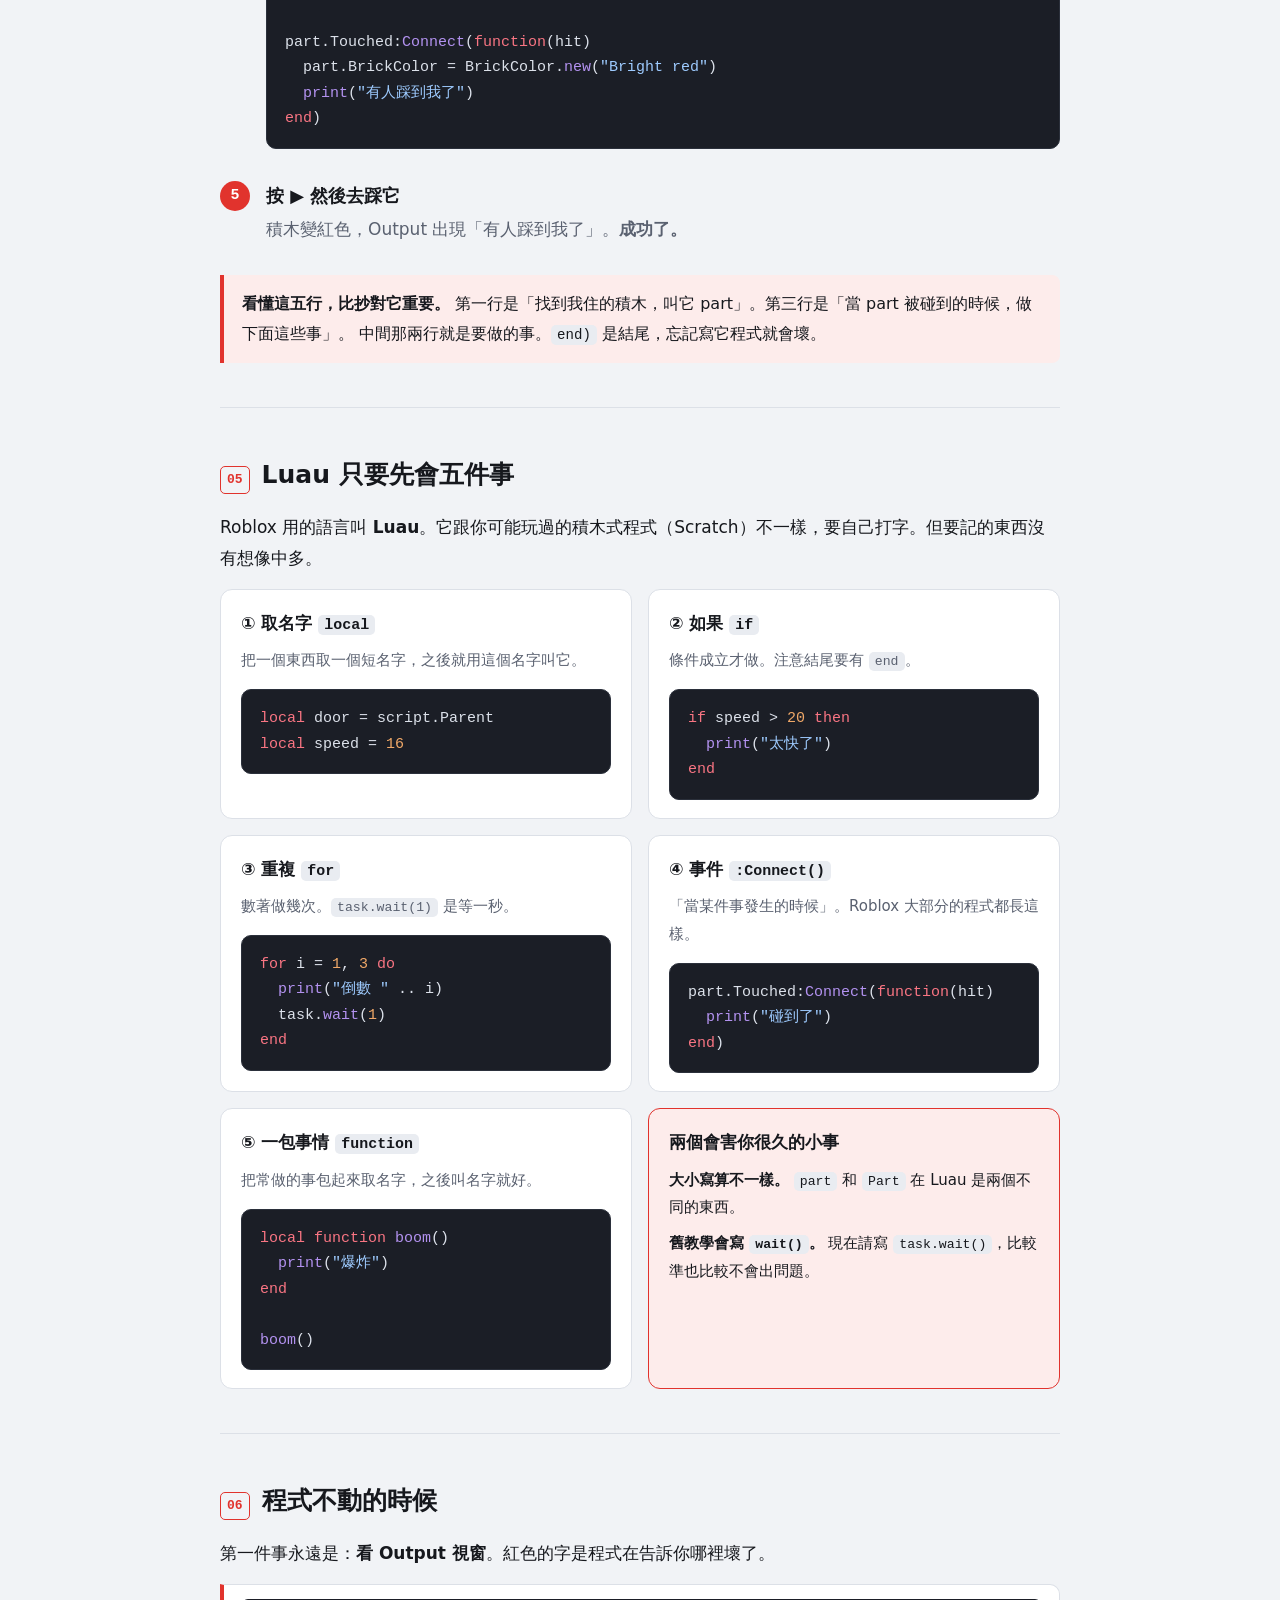
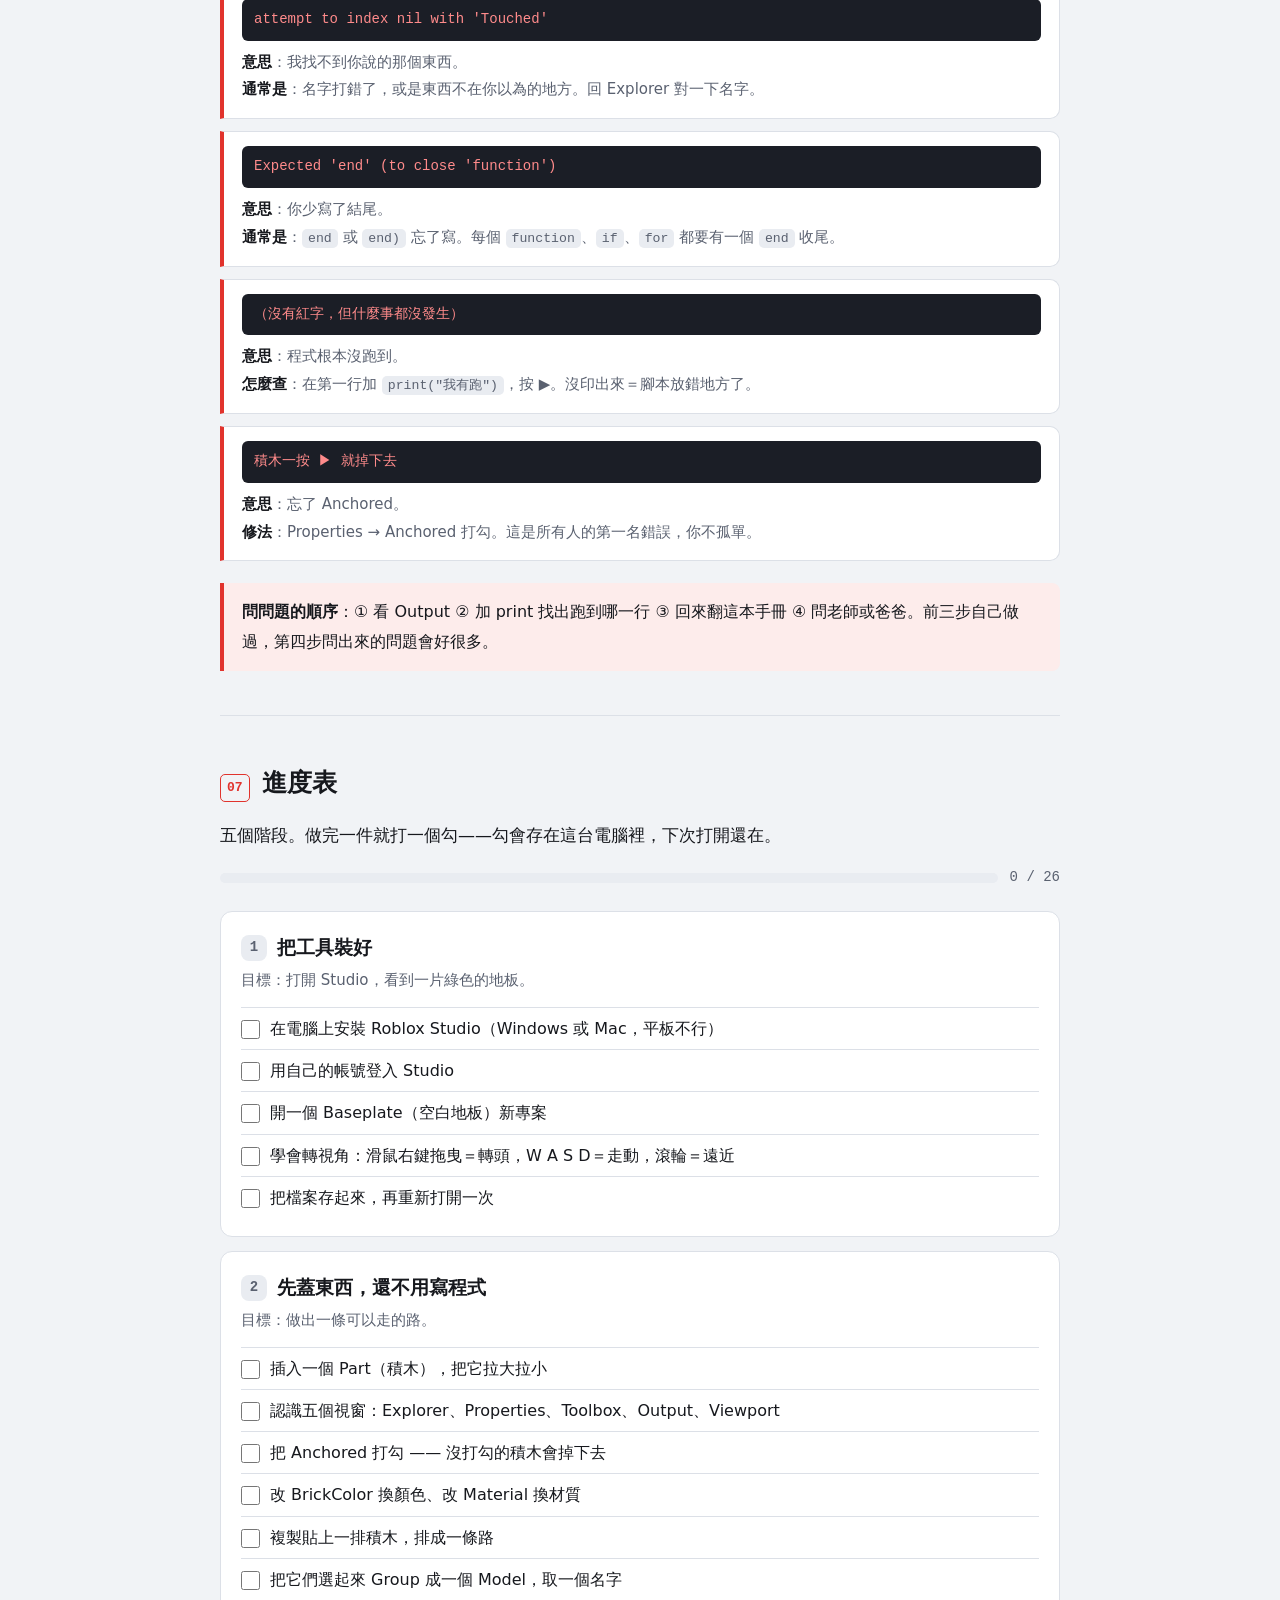
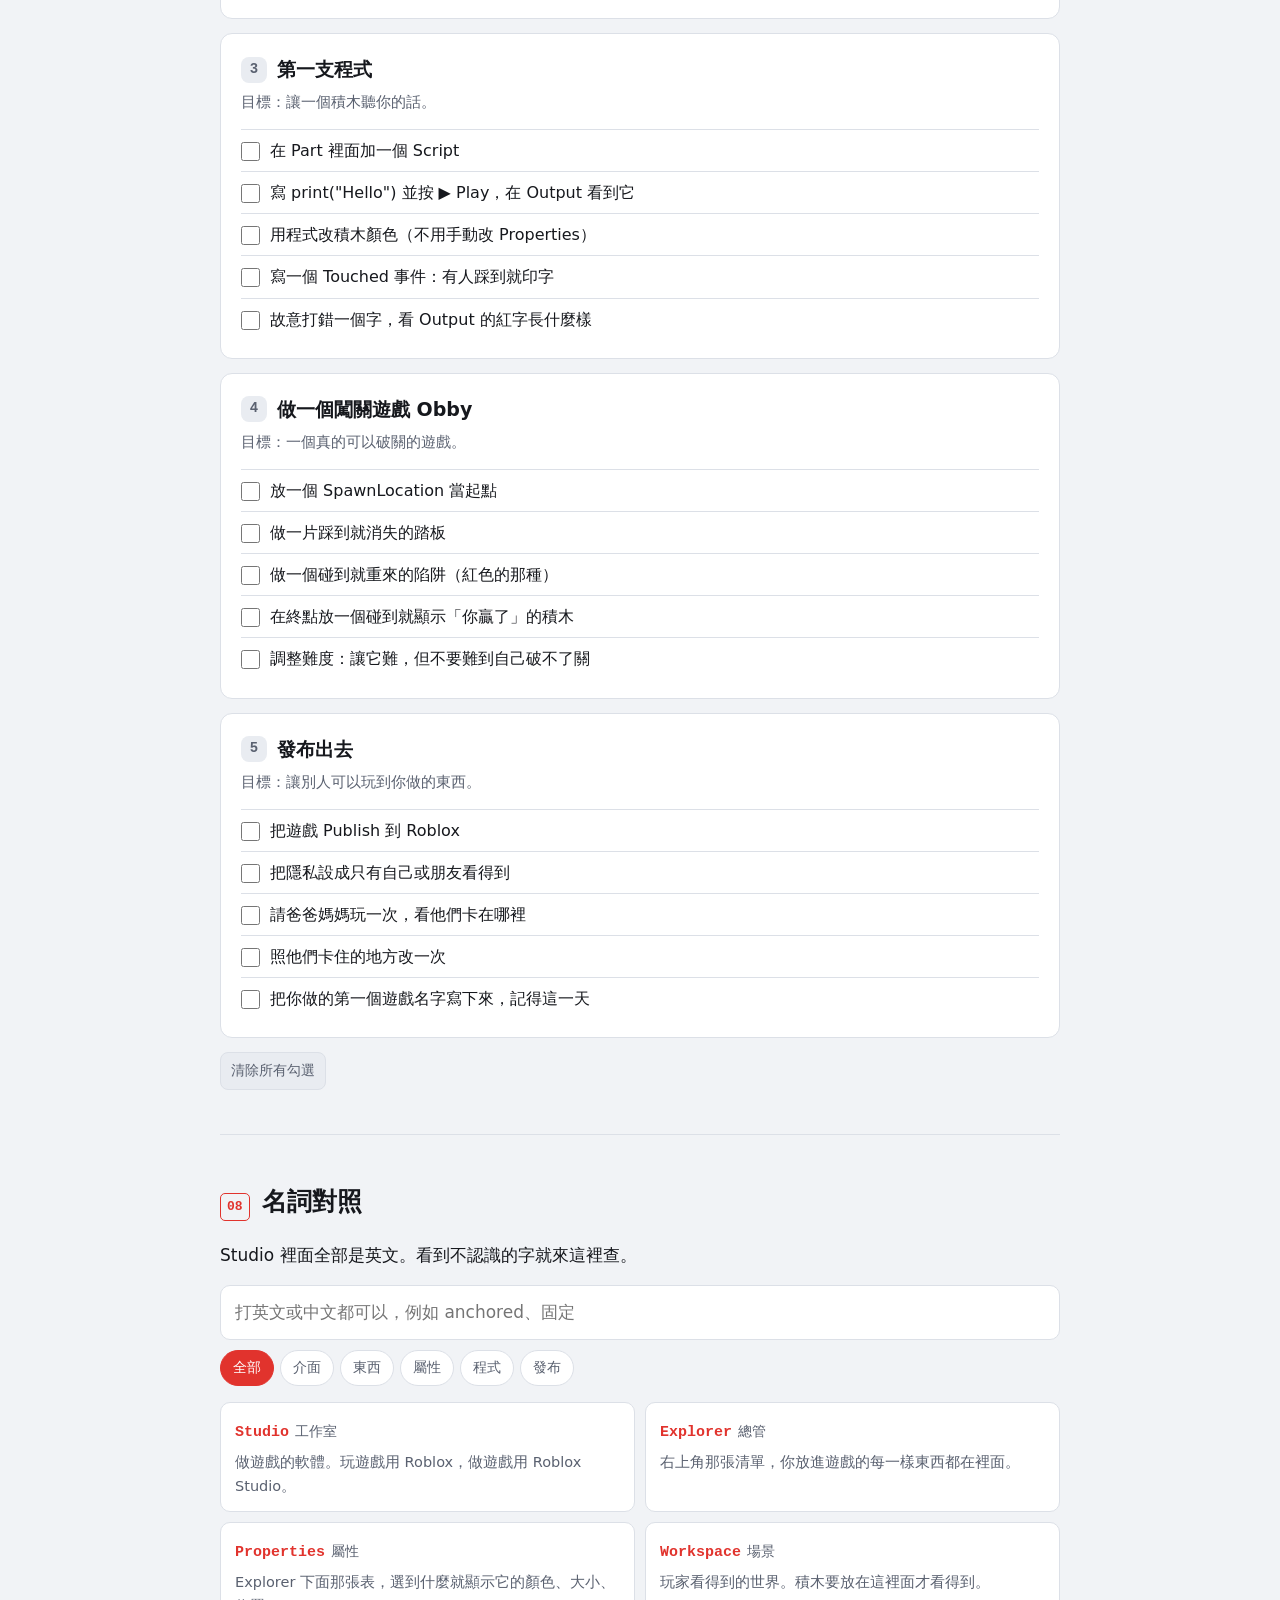
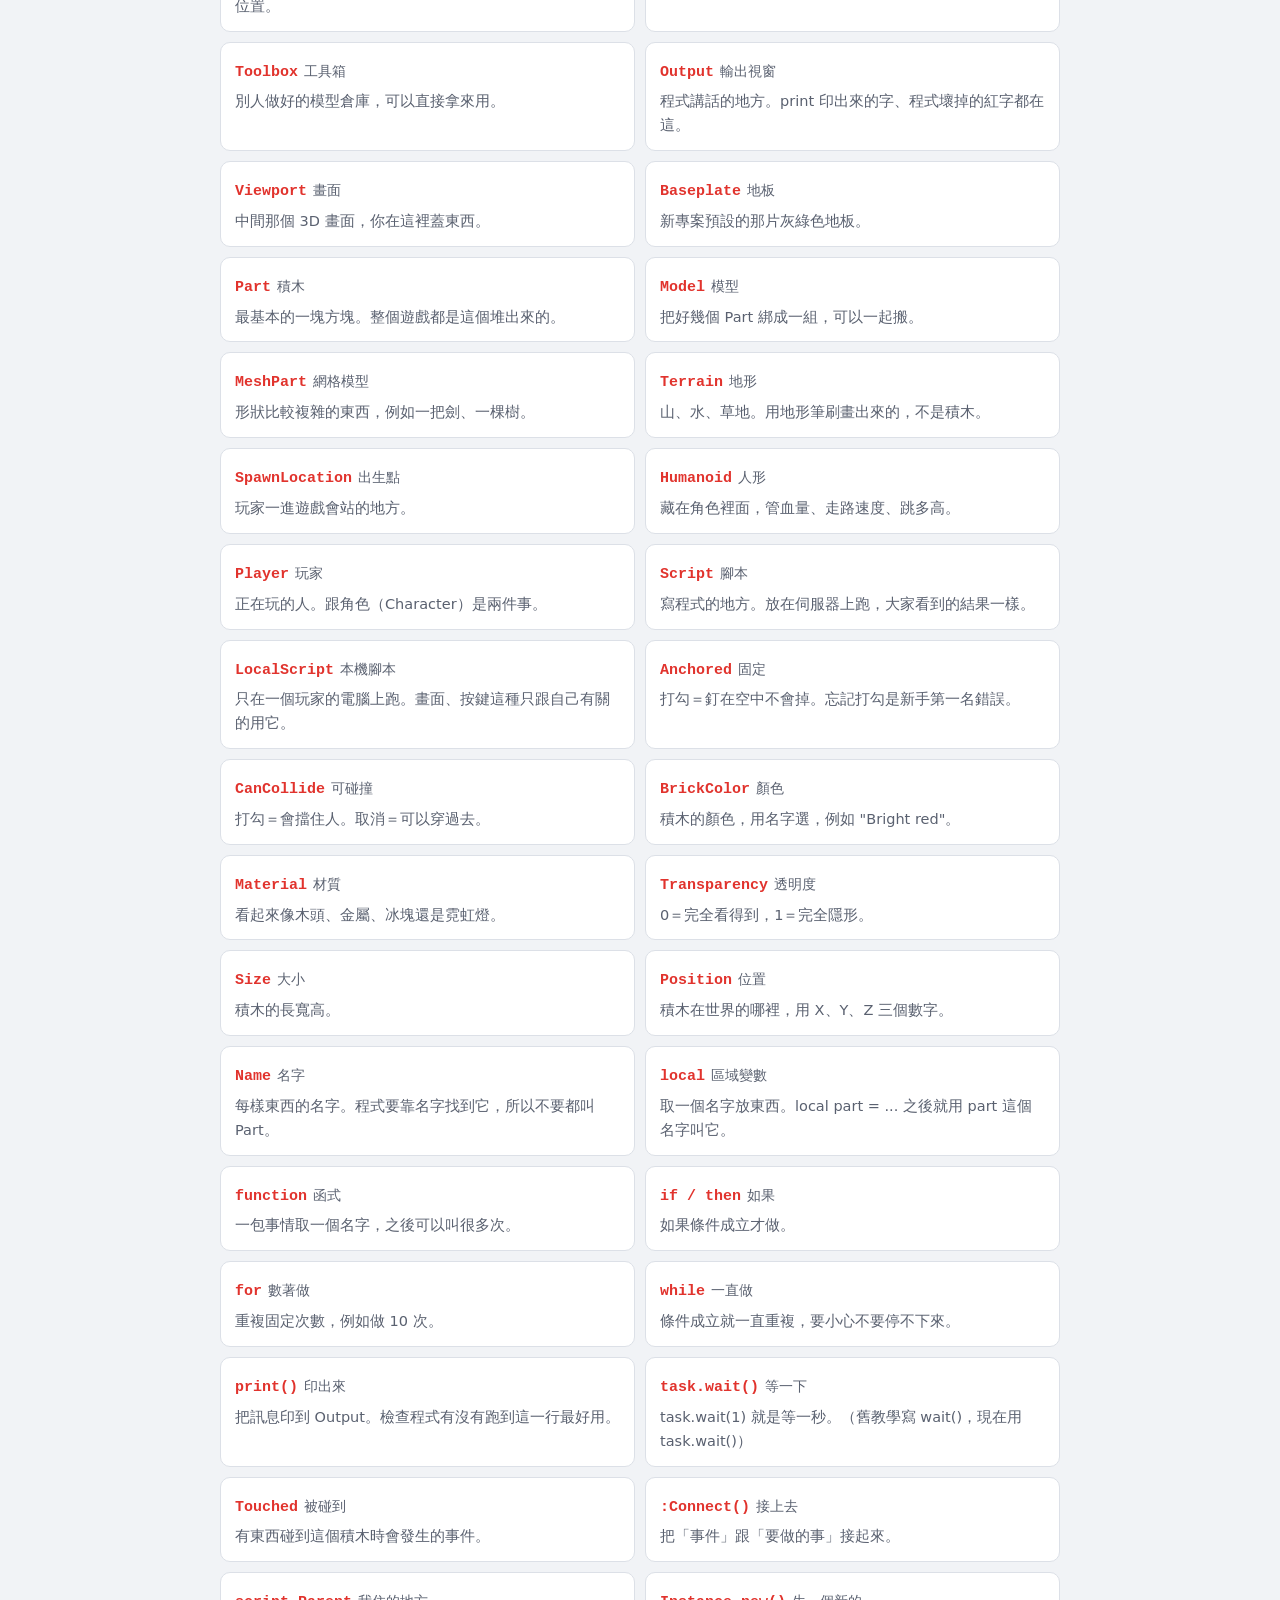
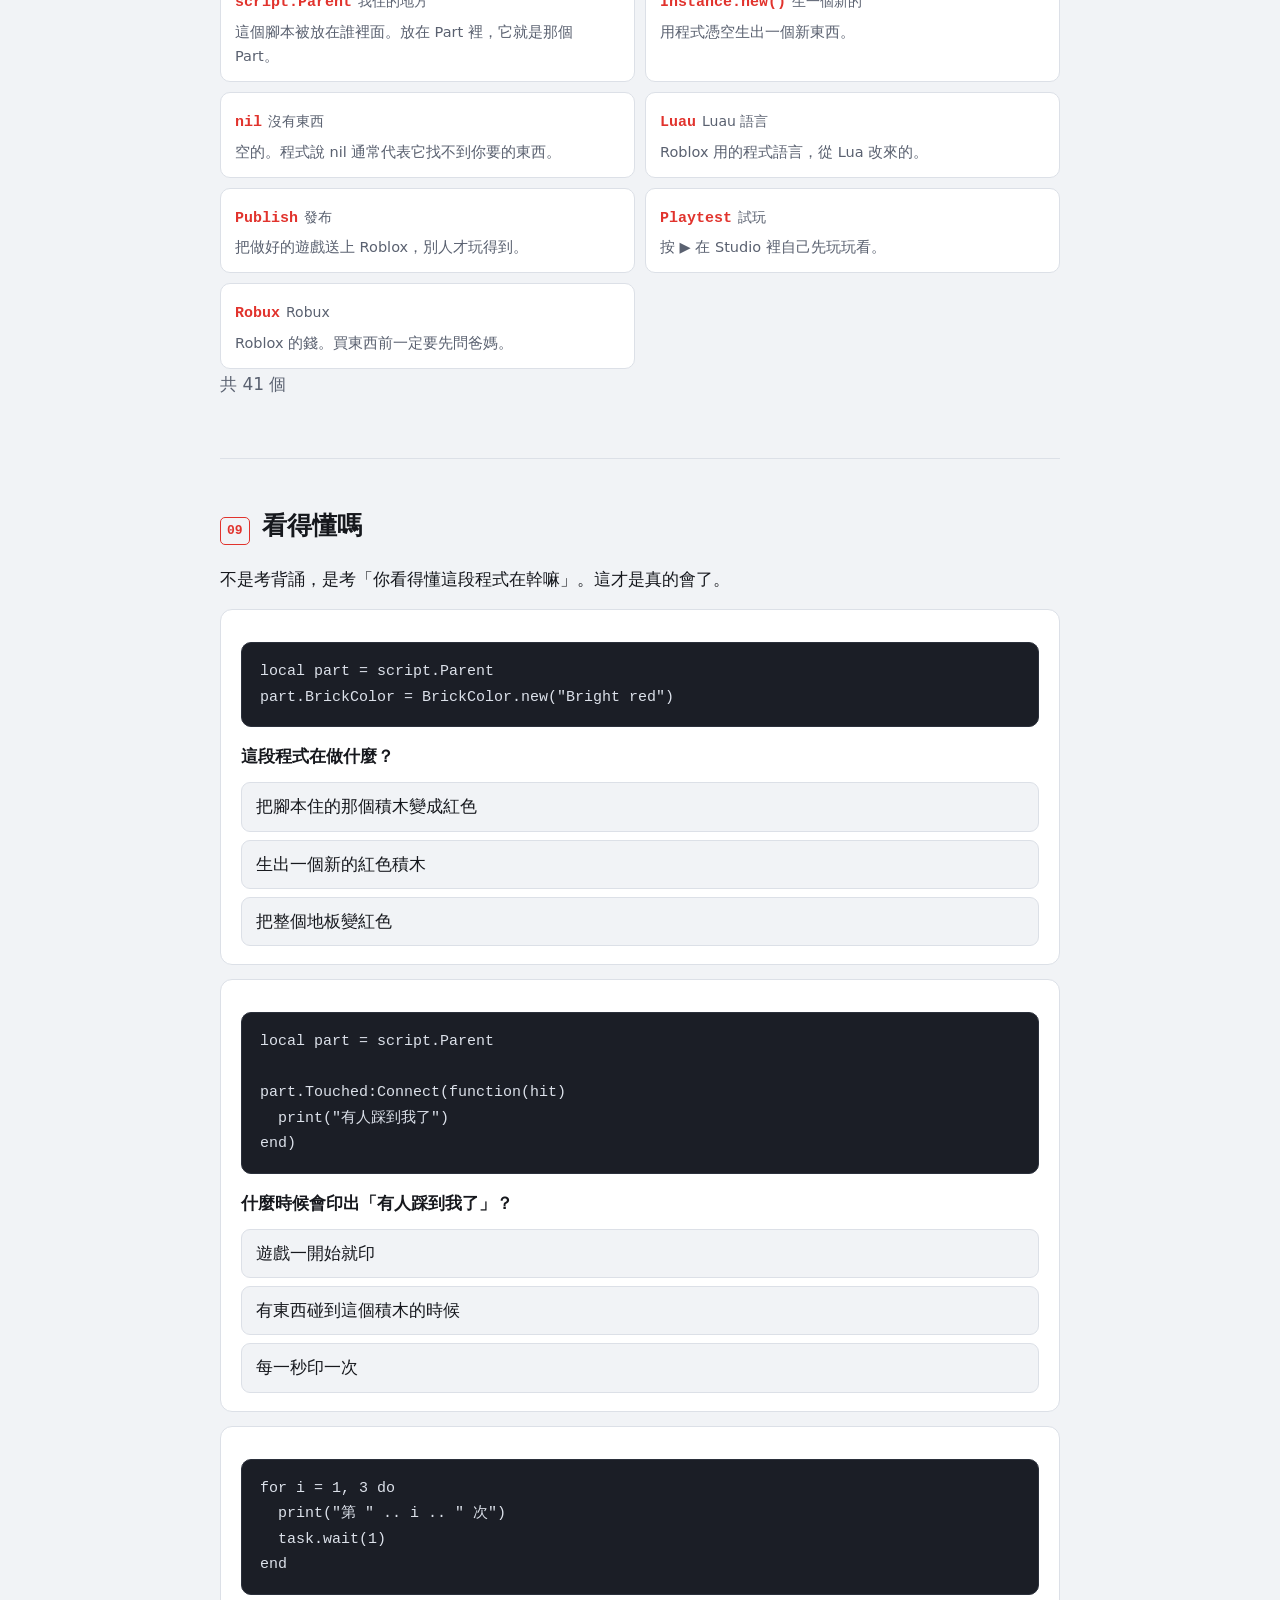
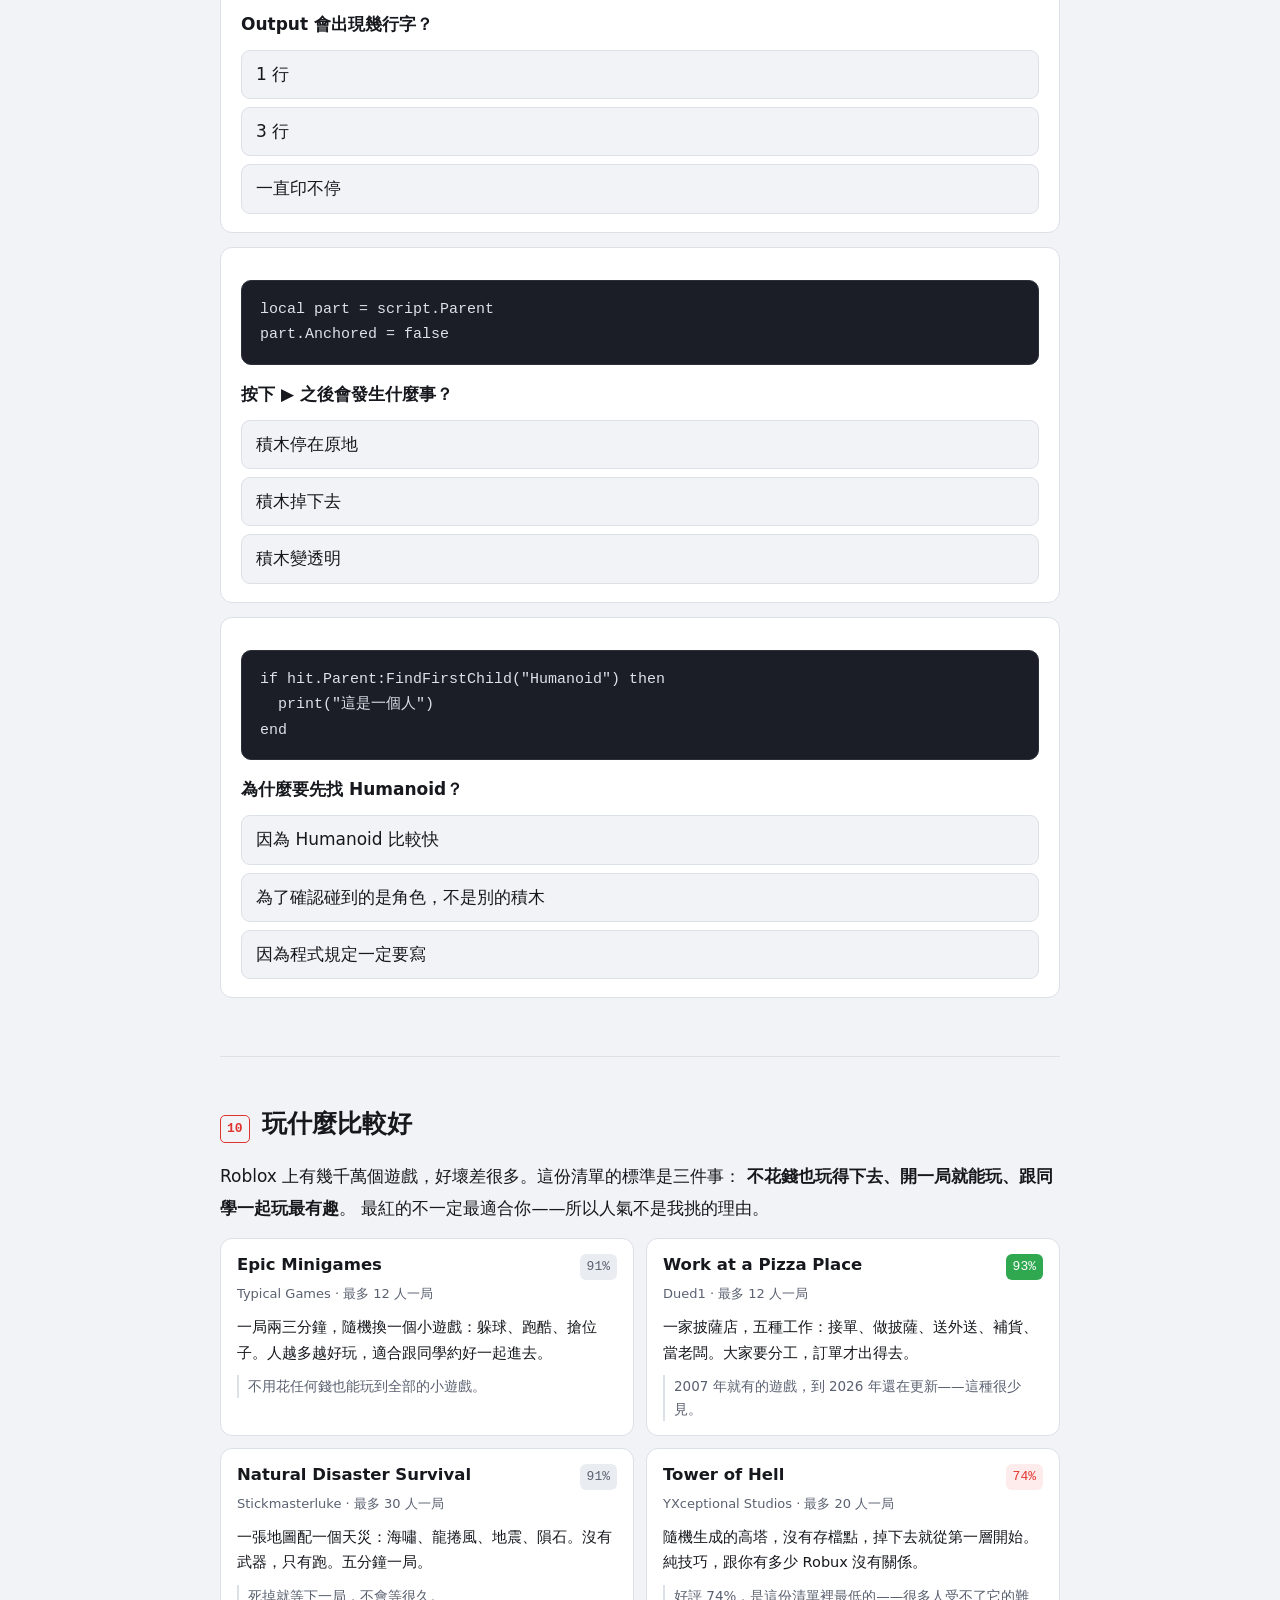
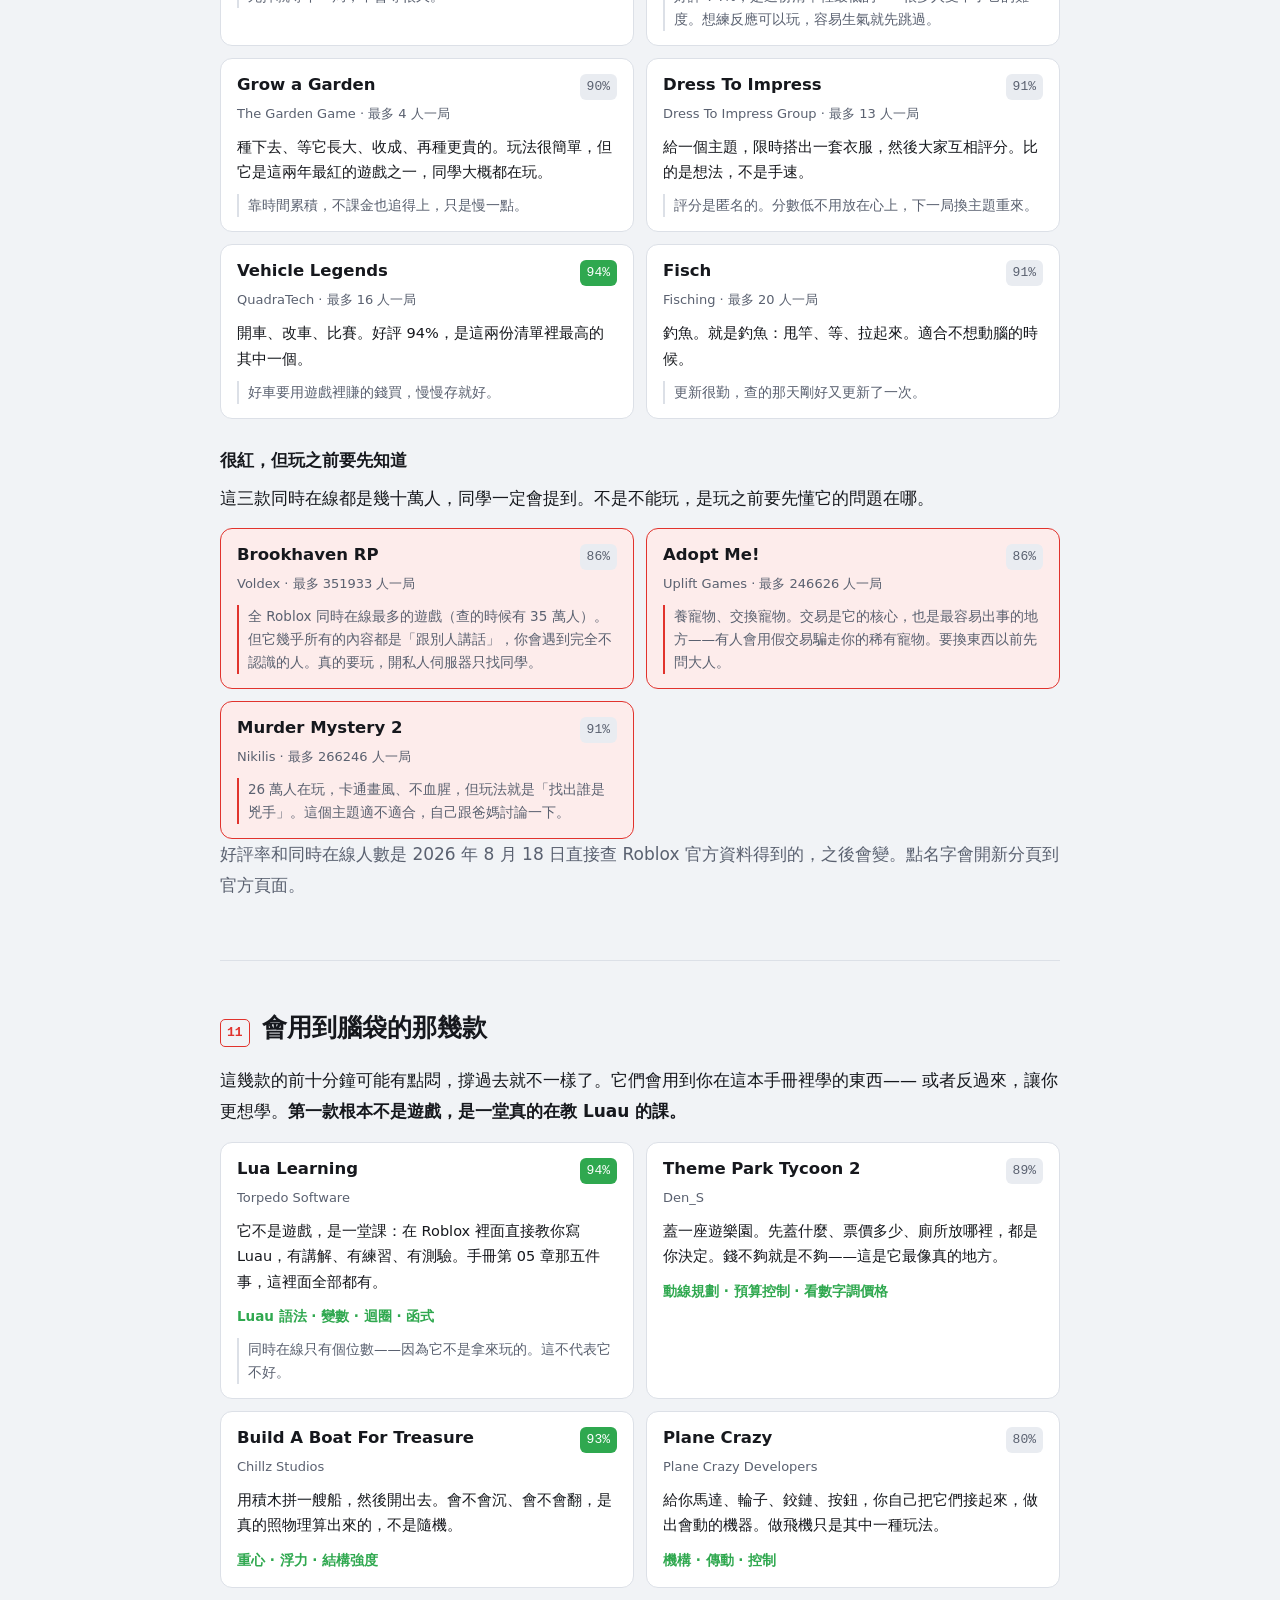
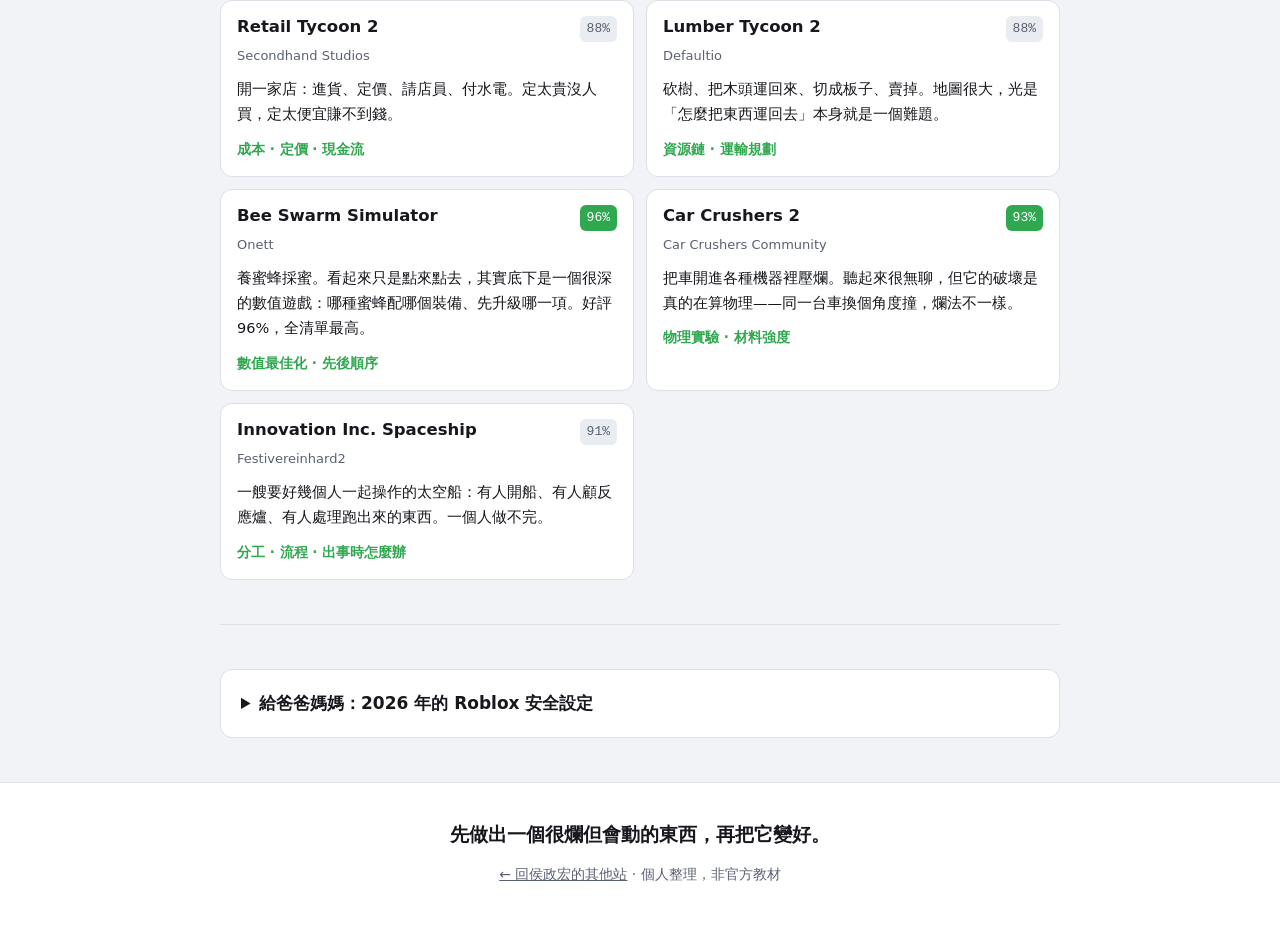
<file: roblox/index.html>
<!DOCTYPE html>
<html lang="zh-Hant">
<head>
<meta charset="UTF-8">
<meta name="viewport" content="width=device-width, initial-scale=1">
<meta name="robots" content="noindex, follow">
<title>Roblox 學習手冊 · 給 Aaron</title>
<meta name="description" content="從玩家變成做遊戲的人。Roblox Studio 的五個視窗、第一支程式、Luau 的五個基本觀念、闖關遊戲怎麼做，加上一張自己打勾的進度表和 40 個英文名詞對照。">
<meta name="theme-color" content="#E1332D">
<link rel="stylesheet" href="style.css">
<link rel="icon" href="favicon.svg">
</head>
<body>

<header class="bar">
  <div class="wrap barin">
    <div class="logo">
      <span class="cube" aria-hidden="true"></span>
      <span>
        <b>Roblox 學習手冊</b>
        <small>給 Aaron · 下學期開始</small>
      </span>
    </div>
    <button type="button" id="themeBtn" class="ghost" aria-label="切換深色淺色">◐</button>
  </div>
</header>

<nav class="toc" id="toc">
  <div class="wrap tocin">
    <a href="#what">兩個 Roblox</a>
    <a href="#ready">開始前</a>
    <a href="#studio">五個視窗</a>
    <a href="#first">第一支程式</a>
    <a href="#luau">Luau 五件事</a>
    <a href="#stuck">卡住時</a>
    <a href="#plan">進度表</a>
    <a href="#terms">名詞對照</a>
    <a href="#quiz">小測驗</a>
    <a href="#play">玩什麼</a>
    <a href="#deep">動腦的</a>
  </div>
</nav>

<main class="wrap">

  <!-- ═══ 開場 ═══ -->
  <section class="hero">
    <p class="kicker">FROM PLAYER TO MAKER</p>
    <h1>你已經會玩了。<br>下學期開始，換你做。</h1>
    <p class="lede">
      你在 Roblox 上玩過的每一個遊戲，都是某個人做出來的——有些是公司，
      但<b>有很多是跟你差不多大的小孩</b>。他們用的工具你等一下就會裝好，而且是免費的。
    </p>
    <p class="lede">
      這本手冊不會幫你把遊戲做完。它是你卡住的時候可以翻回來的地方：
      英文名詞看不懂、程式跑不動、忘記下一步要做什麼，都來這裡找。
    </p>
  </section>

  <!-- ═══ 兩個 Roblox ═══ -->
  <section id="what">
    <h2><span class="num">01</span>先搞懂：Roblox 有兩個</h2>
    <p>很多人以為「學 Roblox」是學怎麼玩。不是。你要學的是右邊那個。</p>

    <div class="two">
      <div class="card">
        <div class="ct">玩的那個</div>
        <h3>Roblox</h3>
        <p class="dim">手機、平板、電腦都能開</p>
        <ul>
          <li>玩別人做的遊戲</li>
          <li>跟朋友一起跑跳</li>
          <li>你現在做的事</li>
        </ul>
      </div>
      <div class="card hi">
        <div class="ct">做的那個</div>
        <h3>Roblox Studio</h3>
        <p class="dim">只有 Windows 和 Mac 電腦能裝，平板做不了</p>
        <ul>
          <li>蓋 3D 場景、放積木</li>
          <li>寫程式讓東西會動</li>
          <li>發布出去給全世界玩</li>
        </ul>
      </div>
    </div>

    <p class="note">
      <b>順帶一提</b>：做遊戲的時候你是一個人在電腦前面工作的，不會跟陌生人聊天。
      Studio 是一個安靜的工具，跟你平常玩的那個熱鬧的 Roblox 不一樣。
    </p>
  </section>

  <!-- ═══ 開始前 ═══ -->
  <section id="ready">
    <h2><span class="num">02</span>開始前要準備的三樣東西</h2>
    <ol class="steps">
      <li>
        <b>一台電腦</b>
        <p>Windows 或 Mac 都可以。iPad 不行——iPad 可以玩 Roblox，但裝不了 Studio。</p>
      </li>
      <li>
        <b>一個 Roblox 帳號</b>
        <p>用你現在玩的那個就好。裝 Studio 的時候用同一個帳號登入，做出來的東西才會存在你的帳號下面。</p>
      </li>
      <li>
        <b>爸媽把安全設定調好</b>
        <p>這件事讓爸爸做（這頁最下面有給他看的說明）。你只要知道：你的帳號會被設定成小孩帳號，
        聊天功能會受限制，這是正常的，不是壞掉。</p>
      </li>
    </ol>
  </section>

  <!-- ═══ 五個視窗 ═══ -->
  <section id="studio">
    <h2><span class="num">03</span>Studio 打開長這樣</h2>
    <p>第一次打開會覺得「怎麼這麼多東西」。其實你只要先認得<b>五塊</b>就夠開始了。</p>

    <figure class="uifig">
      <svg viewBox="0 0 600 360" role="img" aria-labelledby="uititle">
        <title id="uititle">Roblox Studio 的介面分成工具列、畫面、總管、屬性、輸出視窗五塊</title>
        <rect x="0" y="0" width="600" height="360" rx="10" fill="var(--ui-bg)"/>
        <!-- 工具列 -->
        <rect x="10" y="10" width="580" height="34" rx="6" fill="var(--ui-bar)"/>
        <g fill="var(--ui-key)"><rect x="20" y="20" width="46" height="14" rx="3"/><rect x="74" y="20" width="34" height="14" rx="3"/><rect x="116" y="20" width="34" height="14" rx="3"/></g>
        <circle cx="300" cy="27" r="9" fill="var(--run)"/>
        <path d="M297 22 L306 27 L297 32 Z" fill="#fff"/>
        <!-- 畫面 -->
        <rect x="10" y="52" width="400" height="230" rx="6" fill="var(--ui-view)"/>
        <rect x="10" y="222" width="400" height="60" rx="6" fill="var(--ui-ground)"/>
        <rect x="150" y="180" width="60" height="44" rx="3" fill="var(--accent)"/>
        <rect x="230" y="196" width="44" height="28" rx="3" fill="var(--ui-key)"/>
        <!-- 總管 -->
        <rect x="420" y="52" width="170" height="130" rx="6" fill="var(--ui-panel)"/>
        <g fill="var(--ui-key)"><rect x="432" y="64" width="90" height="8" rx="4"/><rect x="444" y="82" width="70" height="8" rx="4"/><rect x="444" y="100" width="86" height="8" rx="4"/><rect x="456" y="118" width="60" height="8" rx="4"/></g>
        <!-- 屬性 -->
        <rect x="420" y="190" width="170" height="92" rx="6" fill="var(--ui-panel)"/>
        <g fill="var(--ui-key)"><rect x="432" y="202" width="50" height="8" rx="4"/><rect x="510" y="202" width="34" height="8" rx="4"/><rect x="432" y="220" width="50" height="8" rx="4"/><rect x="510" y="220" width="34" height="8" rx="4"/><rect x="432" y="238" width="50" height="8" rx="4"/><rect x="510" y="238" width="34" height="8" rx="4"/></g>
        <!-- 輸出 -->
        <rect x="10" y="290" width="580" height="60" rx="6" fill="var(--ui-out)"/>
        <g fill="var(--ui-key)"><rect x="22" y="302" width="150" height="7" rx="3.5"/></g>
        <rect x="22" y="320" width="200" height="7" rx="3.5" fill="var(--bad)"/>
        <!-- 標號 -->
        <g class="tag">
          <circle cx="300" cy="27" r="15" fill="none" stroke="var(--accent)" stroke-width="2"/>
          <text x="205" y="150" >1</text><text x="500" y="70">2</text>
          <text x="500" y="208">3</text><text x="40" y="316">4</text>
        </g>
      </svg>
      <figcaption>Studio 的樣子（示意圖）。中間綠色那個圓圈是 ▶ 執行鍵。</figcaption>
    </figure>

    <div class="panes">
      <div class="pane"><span class="pn">1</span><b>Viewport 畫面</b><p>中間最大那塊。你在這裡蓋東西、轉視角。右鍵拖曳轉頭，W A S D 走動。</p></div>
      <div class="pane"><span class="pn">2</span><b>Explorer 總管</b><p>右上角的清單。你放進遊戲的每一樣東西都會出現在這裡，像資料夾一樣。</p></div>
      <div class="pane"><span class="pn">3</span><b>Properties 屬性</b><p>Explorer 下面。選到什麼，這裡就顯示它的顏色、大小、有沒有被釘住。</p></div>
      <div class="pane"><span class="pn">4</span><b>Output 輸出視窗</b><p>最下面。程式跟你講話的地方，紅字＝出事了。這是你最好的朋友。</p></div>
      <div class="pane"><span class="pn">▶</span><b>Play 執行</b><p>上面那個綠色三角形。按下去就會變成玩家，可以自己試玩。按 Stop 回來繼續蓋。</p></div>
    </div>
  </section>

  <!-- ═══ 第一支程式 ═══ -->
  <section id="first">
    <h2><span class="num">04</span>你的第一支程式</h2>
    <p>目標很小：<b>做一個踩到會變色的積木</b>。做完這個，你就懂了 Roblox 程式的一半。</p>

    <ol class="steps big">
      <li>
        <b>放一個積木</b>
        <p>工具列 Model → Part。它會出現在畫面中間。</p>
      </li>
      <li>
        <b>把它釘住</b>
        <p>在 Properties 裡找到 <code>Anchored</code>，打勾。沒打勾的話一按 ▶ 它就掉下去了。</p>
      </li>
      <li>
        <b>塞一個腳本進去</b>
        <p>在 Explorer 對著這個 Part 按 <b>＋</b> → Script。它會自動打開，裡面已經有一行 <code>print("Hello world!")</code>。</p>
      </li>
      <li>
        <b>把裡面的字換成這段</b>
        <pre><code><span class="c">-- 這個腳本住在哪個積木裡</span>
<span class="k">local</span> part = script.Parent

part.Touched:<span class="f">Connect</span>(<span class="k">function</span>(hit)
  part.BrickColor = BrickColor.<span class="f">new</span>(<span class="s">"Bright red"</span>)
  <span class="f">print</span>(<span class="s">"有人踩到我了"</span>)
<span class="k">end</span>)</code></pre>
      </li>
      <li>
        <b>按 ▶ 然後去踩它</b>
        <p>積木變紅色，Output 出現「有人踩到我了」。<b>成功了。</b></p>
      </li>
    </ol>

    <p class="note">
      <b>看懂這五行，比抄對它重要。</b>
      第一行是「找到我住的積木，叫它 part」。第三行是「當 part 被碰到的時候，做下面這些事」。
      中間那兩行就是要做的事。<code>end)</code> 是結尾，忘記寫它程式就會壞。
    </p>
  </section>

  <!-- ═══ Luau 五件事 ═══ -->
  <section id="luau">
    <h2><span class="num">05</span>Luau 只要先會五件事</h2>
    <p>Roblox 用的語言叫 <b>Luau</b>。它跟你可能玩過的積木式程式（Scratch）不一樣，要自己打字。但要記的東西沒有想像中多。</p>

    <div class="lu">
      <article>
        <h3>① 取名字 <code>local</code></h3>
        <p>把一個東西取一個短名字，之後就用這個名字叫它。</p>
        <pre><code><span class="k">local</span> door = script.Parent
<span class="k">local</span> speed = <span class="n">16</span></code></pre>
      </article>

      <article>
        <h3>② 如果 <code>if</code></h3>
        <p>條件成立才做。注意結尾要有 <code>end</code>。</p>
        <pre><code><span class="k">if</span> speed &gt; <span class="n">20</span> <span class="k">then</span>
  <span class="f">print</span>(<span class="s">"太快了"</span>)
<span class="k">end</span></code></pre>
      </article>

      <article>
        <h3>③ 重複 <code>for</code></h3>
        <p>數著做幾次。<code>task.wait(1)</code> 是等一秒。</p>
        <pre><code><span class="k">for</span> i = <span class="n">1</span>, <span class="n">3</span> <span class="k">do</span>
  <span class="f">print</span>(<span class="s">"倒數 "</span> .. i)
  task.<span class="f">wait</span>(<span class="n">1</span>)
<span class="k">end</span></code></pre>
      </article>

      <article>
        <h3>④ 事件 <code>:Connect()</code></h3>
        <p>「當某件事發生的時候」。Roblox 大部分的程式都長這樣。</p>
        <pre><code>part.Touched:<span class="f">Connect</span>(<span class="k">function</span>(hit)
  <span class="f">print</span>(<span class="s">"碰到了"</span>)
<span class="k">end</span>)</code></pre>
      </article>

      <article>
        <h3>⑤ 一包事情 <code>function</code></h3>
        <p>把常做的事包起來取名字，之後叫名字就好。</p>
        <pre><code><span class="k">local function</span> <span class="f">boom</span>()
  <span class="f">print</span>(<span class="s">"爆炸"</span>)
<span class="k">end</span>

<span class="f">boom</span>()</code></pre>
      </article>

      <article class="tip">
        <h3>兩個會害你很久的小事</h3>
        <p><b>大小寫算不一樣。</b> <code>part</code> 和 <code>Part</code> 在 Luau 是兩個不同的東西。</p>
        <p><b>舊教學會寫 <code>wait()</code>。</b> 現在請寫 <code>task.wait()</code>，比較準也比較不會出問題。</p>
      </article>
    </div>
  </section>

  <!-- ═══ 卡住時 ═══ -->
  <section id="stuck">
    <h2><span class="num">06</span>程式不動的時候</h2>
    <p>第一件事永遠是：<b>看 Output 視窗</b>。紅色的字是程式在告訴你哪裡壞了。</p>

    <div class="errs">
      <div class="err">
        <code class="red">attempt to index nil with 'Touched'</code>
        <p><b>意思</b>：我找不到你說的那個東西。<br><b>通常是</b>：名字打錯了，或是東西不在你以為的地方。回 Explorer 對一下名字。</p>
      </div>
      <div class="err">
        <code class="red">Expected 'end' (to close 'function')</code>
        <p><b>意思</b>：你少寫了結尾。<br><b>通常是</b>：<code>end</code> 或 <code>end)</code> 忘了寫。每個 <code>function</code>、<code>if</code>、<code>for</code> 都要有一個 <code>end</code> 收尾。</p>
      </div>
      <div class="err">
        <code class="red">（沒有紅字，但什麼事都沒發生）</code>
        <p><b>意思</b>：程式根本沒跑到。<br><b>怎麼查</b>：在第一行加 <code>print("我有跑")</code>，按 ▶。沒印出來＝腳本放錯地方了。</p>
      </div>
      <div class="err">
        <code class="red">積木一按 ▶ 就掉下去</code>
        <p><b>意思</b>：忘了 Anchored。<br><b>修法</b>：Properties → Anchored 打勾。這是所有人的第一名錯誤，你不孤單。</p>
      </div>
    </div>

    <p class="note">
      <b>問問題的順序</b>：① 看 Output ② 加 print 找出跑到哪一行 ③ 回來翻這本手冊
      ④ 問老師或爸爸。前三步自己做過，第四步問出來的問題會好很多。
    </p>
  </section>

  <!-- ═══ 進度表 ═══ -->
  <section id="plan">
    <h2><span class="num">07</span>進度表</h2>
    <p>五個階段。做完一件就打一個勾——勾會存在這台電腦裡，下次打開還在。</p>
    <div class="prog"><div class="bar-out"><div class="bar-in" id="progBar"></div></div><span id="progTxt">0 / 0</span></div>
    <div id="stages"></div>
    <button type="button" class="ghost small" id="resetBtn">清除所有勾選</button>
  </section>

  <!-- ═══ 名詞 ═══ -->
  <section id="terms">
    <h2><span class="num">08</span>名詞對照</h2>
    <p>Studio 裡面全部是英文。看到不認識的字就來這裡查。</p>
    <div class="tools">
      <input type="search" id="termSearch" placeholder="打英文或中文都可以，例如 anchored、固定" aria-label="搜尋名詞">
      <div class="cats" id="cats"></div>
    </div>
    <div id="termList" class="terms"></div>
    <p class="dim" id="termCount"></p>
  </section>

  <!-- ═══ 測驗 ═══ -->
  <section id="quiz">
    <h2><span class="num">09</span>看得懂嗎</h2>
    <p>不是考背誦，是考「你看得懂這段程式在幹嘛」。這才是真的會了。</p>
    <div id="quizList"></div>
  </section>

  <!-- ═══ 玩什麼 ═══ -->
  <section id="play">
    <h2><span class="num">10</span>玩什麼比較好</h2>
    <p>
      Roblox 上有幾千萬個遊戲，好壞差很多。這份清單的標準是三件事：
      <b>不花錢也玩得下去、開一局就能玩、跟同學一起玩最有趣</b>。
      最紅的不一定最適合你——所以人氣不是我挑的理由。
    </p>
    <div id="funList" class="games"></div>

    <h3 class="sub">很紅，但玩之前要先知道</h3>
    <p>這三款同時在線都是幾十萬人，同學一定會提到。不是不能玩，是玩之前要先懂它的問題在哪。</p>
    <div id="carefulList" class="games careful"></div>
    <p class="dim" id="gameNote"></p>
  </section>

  <!-- ═══ 動腦的 ═══ -->
  <section id="deep">
    <h2><span class="num">11</span>會用到腦袋的那幾款</h2>
    <p>
      這幾款的前十分鐘可能有點悶，撐過去就不一樣了。它們會用到你在這本手冊裡學的東西——
      或者反過來，讓你更想學。<b>第一款根本不是遊戲，是一堂真的在教 Luau 的課。</b>
    </p>
    <div id="deepList" class="games"></div>
  </section>

  <!-- ═══ 家長 ═══ -->
  <section id="parent">
    <details>
      <summary>給爸爸媽媽：2026 年的 Roblox 安全設定</summary>
      <div class="pbody">
        <p>
          <b>2026 年 1 月 7 日起，聊天功能需要通過年齡驗證</b>，全球適用。
          方式是臉部年齡估計：錄一段自拍影片，由第三方服務判斷年齡區間，不需要證件；
          Roblox 表示影像在處理後即刪除。
        </p>
        <p>
          驗證後會被分到六個年齡層之一（Under 9／9–12／13–15／16–17／18–20／21+），
          <b>只能跟同一層或相鄰層的人用文字聊天</b>；沒有通過驗證的帳號，聊天功能會整個關閉。
        </p>
        <p>
          家長控制已改為<b>用家長自己的帳號連結管理</b>，不再是四位數 PIN。
          可以封鎖特定遊戲，管控範圍延長到 16 歲。
        </p>
        <p>
          <b>對這本手冊的影響：沒有。</b>Roblox Studio 是本機的開發工具，
          做遊戲的過程不涉及跟陌生人互動。真正要先設定好的是<b>付款與 Robux 消費限制</b>。
        </p>
        <p class="dim">
          資料來源：<a href="https://about.roblox.com/newsroom/2025/11/roblox-requires-age-checks-limits-minor-and-adult-chat" target="_blank" rel="noopener">Roblox 官方公告</a>、
          <a href="https://about.roblox.com/age-estimation" target="_blank" rel="noopener">Facial Age Estimation 說明</a>。
          官方學習資源：<a href="https://create.roblox.com/docs/tutorials/curriculums/core" target="_blank" rel="noopener">Core curriculum</a>、
          <a href="https://create.roblox.com/docs/zh-tw/luau" target="_blank" rel="noopener">Luau 中文文件</a>。
        </p>
      </div>
    </details>
  </section>

</main>

<footer>
  <div class="wrap">
    <p class="big">先做出一個很爛但會動的東西，再把它變好。</p>
    <p id="counter" class="counter" hidden>本站累計瀏覽 <strong id="view-count">–</strong> 次</p>
    <p class="small"><a href="../">← 回侯政宏的其他站</a> · 個人整理，非官方教材</p>
  </div>
</footer>

<script src="data.js"></script>
<script src="app.js"></script>
<script src="counter.js"></script>
</body>
</html>
</file>
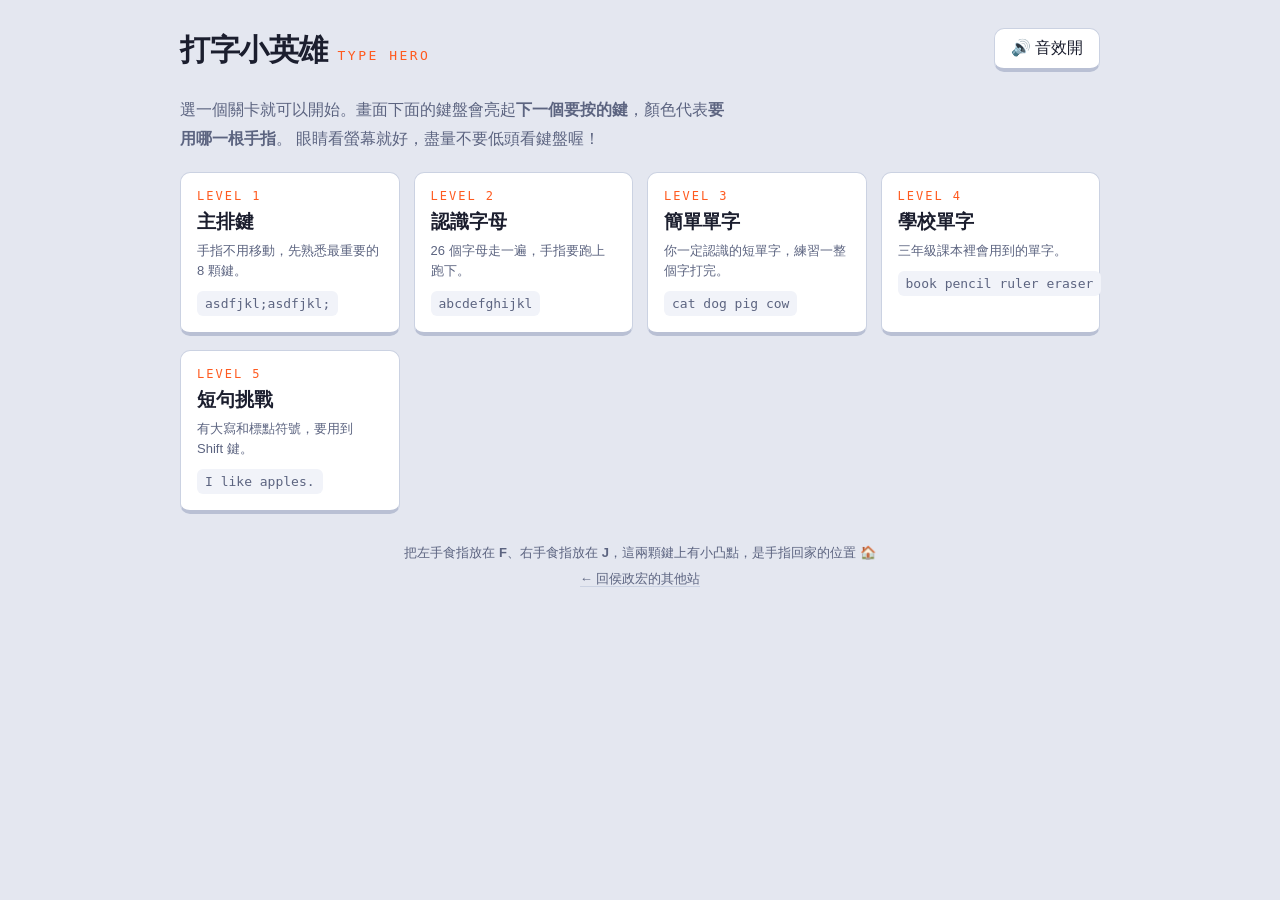
<file: typing-hero/index.html>
<!DOCTYPE html>
<html lang="zh-Hant">
<head>
<meta charset="UTF-8">
<meta name="viewport" content="width=device-width, initial-scale=1">
<meta name="robots" content="noindex, follow">
<title>打字小英雄 — 英文打字練習</title>
<meta name="description" content="給小學生的英文打字練習。畫面上的鍵盤會亮起下一個要按的鍵，顏色代表要用哪一根手指，從主排鍵一路練到含大寫與標點的短句。不需帳號，不上傳資料。">
<meta name="theme-color" content="#FF5A1F">
<link rel="stylesheet" href="style.css">
<link rel="icon" href="favicon.svg">
</head>
<body>

<div class="app">
  <div class="top">
    <div class="brand">
      <h1>打字小英雄</h1>
      <span class="en">Type Hero</span>
    </div>
    <div class="top-tools">
      <button class="cap" id="soundBtn" type="button">🔊 音效開</button>
      <button class="cap" id="homeBtn" type="button" hidden>← 選關卡</button>
    </div>
  </div>

  <section id="menu">
    <p class="lead">
      選一個關卡就可以開始。畫面下面的鍵盤會亮起<strong>下一個要按的鍵</strong>，顏色代表<strong>要用哪一根手指</strong>。
      眼睛看螢幕就好，盡量不要低頭看鍵盤喔！
    </p>
    <div class="levels" id="levelList"></div>
  </section>

  <section id="stage" hidden>
    <div class="stats">
      <div class="stat"><b id="sWpm">0</b><span>每分鐘字數 WPM</span></div>
      <div class="stat"><b id="sAcc">100%</b><span>正確率</span></div>
      <div class="stat"><b id="sTime">0.0s</b><span>時間</span></div>
      <div class="stat"><b id="sErr">0</b><span>打錯次數</span></div>
    </div>

    <div class="warn" id="imeWarn" hidden>
      <span>⚠️</span>
      <span><strong>輸入法還在中文模式！</strong>按一下鍵盤的 <strong>Shift</strong> 切成英文（右下角會從「中」變成「英」），才打得出英文字母。</span>
    </div>

    <div class="screen">
      <div class="progress-dots" id="dots"></div>
      <p id="line"></p>
      <div class="hint" id="hint"></div>
    </div>

    <div class="kb" id="kb"></div>
  </section>

  <section id="result" class="result" hidden>
    <div class="stars" id="rStars">⭐</div>
    <h2 id="rTitle">完成！</h2>
    <p class="msg" id="rMsg"></p>
    <div class="rgrid">
      <div><b id="rWpm">0</b><span>WPM</span></div>
      <div><b id="rAcc">0%</b><span>正確率</span></div>
      <div><b id="rTime">0s</b><span>總時間</span></div>
    </div>
    <div class="row">
      <button class="cap esc" id="againBtn" type="button">再玩一次</button>
      <button class="cap" id="backBtn" type="button">選其他關卡</button>
    </div>
  </section>

  <footer>
    <p>把左手食指放在 <strong>F</strong>、右手食指放在 <strong>J</strong>，這兩顆鍵上有小凸點，是手指回家的位置 🏠</p>
    <p id="counter" class="counter" hidden>本站累計瀏覽 <strong id="view-count">–</strong> 次</p>
    <p class="small"><a href="../">← 回侯政宏的其他站</a></p>
  </footer>
</div>

<script src="app.js"></script>
<script src="counter.js"></script>
</body>
</html>
</file>
<file: style.css>
/* ═══════════════════════════════════════
   侯政宏 — 個人網站
   ═══════════════════════════════════════ */

:root {
  --bg:       #fbfaf7;
  --surface:  #ffffff;
  --text:     #232a26;
  --muted:    #6a746e;
  --line:     #e4e6e2;
  --green:    #2d4a3e;
  --green-lt: #4a7a63;
  --gold:     #b5883c;
  --radius: 14px;
  --wrap: 48rem;
}

@media (prefers-color-scheme: dark) {
  :root {
    --bg:       #141715;
    --surface:  #1d211e;
    --text:     #e6eae7;
    --muted:    #99a29c;
    --line:     #2c322e;
    --green:    #7fb99c;
    --green-lt: #9bcdb3;
    --gold:     #d8ab63;
  }
}

* { box-sizing: border-box; }
html { scroll-behavior: smooth; scroll-padding-top: 4.5rem; }

body {
  margin: 0;
  background: var(--bg);
  color: var(--text);
  font-family: "Noto Sans TC", "Microsoft JhengHei", "PingFang TC",
               -apple-system, BlinkMacSystemFont, "Segoe UI", sans-serif;
  font-size: 17px;
  line-height: 1.95;
  -webkit-font-smoothing: antialiased;
}

.wrap { max-width: var(--wrap); margin: 0 auto; padding: 0 1.25rem; }

/* ── Hero ─────────────────────────────── */

.hero {
  position: relative;
  overflow: hidden;
  /* 圖片載入前的底色，也是遮罩的基調 */
  background: linear-gradient(165deg, #1f342b, #2d4a3e 52%, #4a7a63);
  color: #fff;
  padding: 5rem 0 7rem;
  text-align: center;
  border-radius: 0 0 26px 26px;
}

.hero-cover { position: absolute; inset: 0; }
.hero-cover img {
  width: 100%;
  height: 100%;
  object-fit: cover;
  object-position: center 46%;
}

/* 上深下淺：文字在上半部要讀得清楚，下半部讓照片本身露出來 */
.hero-overlay {
  position: absolute;
  inset: 0;
  background: linear-gradient(to bottom,
    rgba(22, 40, 32, .66) 0%,
    rgba(22, 40, 32, .60) 45%,
    rgba(22, 40, 32, .54) 72%,
    rgba(22, 40, 32, .50) 79%,   /* lede 到此結束，以下讓照片透出來 */
    rgba(22, 40, 32, .28) 90%,
    rgba(22, 40, 32, .16) 100%);
}

.hero > .wrap { position: relative; }

.hero .kicker,
.hero h1,
.hero .role,
.hero .lede {
  /* 遮罩調淺後，靠三層陰影在複雜背景上維持可讀 */
  text-shadow:
    0 1px 4px rgba(0,0,0,.80),
    0 2px 12px rgba(0,0,0,.65),
    0 4px 30px rgba(0,0,0,.50);
}

.hero .kicker {
  margin: 0 0 1rem;
  font-size: .72rem;
  letter-spacing: .42em;
  text-indent: .42em;
  opacity: .65;
}

.hero h1 {
  margin: 0 0 .5rem;
  font-size: clamp(2.4rem, 8vw, 3.6rem);
  letter-spacing: .18em;
  text-indent: .18em;
  line-height: 1.25;
  font-weight: 700;
}

.hero .role {
  margin: 0 0 2rem;
  font-size: .92rem;
  letter-spacing: .12em;
  opacity: .78;
}

.hero .lede {
  margin: 0 auto;
  max-width: 32rem;
  font-size: 1rem;
  line-height: 2.05;
  opacity: .93;
  padding-top: 1.75rem;
  border-top: 1px solid rgba(255,255,255,.2);
}

/* ── 目錄 ─────────────────────────────── */

.toc {
  position: sticky; top: 0; z-index: 20;
  background: color-mix(in srgb, var(--bg) 91%, transparent);
  backdrop-filter: blur(10px);
  border-bottom: 1px solid var(--line);
}
.toc .wrap {
  display: flex; gap: .3rem; justify-content: center;
  overflow-x: auto; scrollbar-width: none;
  padding-top: .55rem; padding-bottom: .55rem;
}
.toc .wrap::-webkit-scrollbar { display: none; }
.toc a {
  flex: none; padding: .3rem .85rem; border-radius: 99px;
  color: var(--muted); font-size: .87rem; text-decoration: none; white-space: nowrap;
  transition: background .15s, color .15s;
}
.toc a:hover { background: color-mix(in srgb, var(--green) 13%, transparent); color: var(--green); }

/* ── 區塊 ─────────────────────────────── */

main { padding-bottom: 2rem; }
section { padding: 4rem 0 1.5rem; border-bottom: 1px solid var(--line); }
section:last-child { border-bottom: 0; }

.series {
  margin: 0 0 .4rem;
  font-size: .72rem;
  letter-spacing: .3em;
  color: var(--gold);
  font-weight: 700;
}

h2 {
  margin: 0 0 1rem;
  font-size: 1.7rem;
  line-height: 1.45;
  letter-spacing: .04em;
  color: var(--green);
}

.intro {
  margin: 0 0 2rem;
  color: var(--muted);
  font-size: .98rem;
  line-height: 1.95;
}
.intro strong { color: var(--text); }

p { margin: 0 0 1.15rem; }

.lead-out {
  border-left: 4px solid var(--gold);
  padding-left: 1.1rem;
  font-size: 1.02rem;
}

/* ── 卡片 ─────────────────────────────── */

.cards { display: grid; gap: 1rem; grid-template-columns: 1fr 1fr; }
.cards.single { grid-template-columns: 1fr; }

.card {
  display: flex;
  flex-direction: column;
  background: var(--surface);
  border: 1px solid var(--line);
  border-radius: var(--radius);
  overflow: hidden;
  text-decoration: none;
  color: inherit;
  transition: transform .16s ease, box-shadow .16s ease, border-color .16s;
}
.card:hover {
  transform: translateY(-3px);
  box-shadow: 0 8px 26px rgba(0,0,0,.11);
  border-color: var(--green-lt);
}

.thumb {
  aspect-ratio: 3 / 2;
  overflow: hidden;
  border-bottom: 1px solid var(--line);
  background: var(--line);
}

.thumb svg,
.thumb img {
  display: block;
  width: 100%;
  height: 100%;
  object-fit: cover;
  transition: transform .4s ease;
}

.card:hover .thumb svg,
.card:hover .thumb img { transform: scale(1.06); }

.body { padding: 1.15rem 1.3rem 1rem; flex: 1; display: flex; flex-direction: column; }

.card h3 {
  margin: 0 0 .5rem;
  font-size: 1.08rem;
  line-height: 1.6;
  color: var(--green);
}

.card p {
  margin: 0 0 .7rem;
  font-size: .93rem;
  line-height: 1.85;
  color: var(--text);
}

.card .meta {
  margin: auto 0 0;
  padding-top: .6rem;
  border-top: 1px dashed var(--line);
  font-size: .8rem;
  color: var(--muted);
}

/* ── 頁尾 ─────────────────────────────── */

footer {
  border-top: 1px solid var(--line);
  padding: 2.5rem 0;
  text-align: center;
  color: var(--muted);
  font-size: .87rem;
}

footer .sites {
  display: flex;
  flex-wrap: wrap;
  justify-content: center;
  gap: .4rem 1.1rem;
  margin-bottom: 1rem;
}
footer .sites a { color: var(--green); text-decoration: none; }
footer .sites a:hover { text-decoration: underline; }
footer .counter {
  display: inline-flex;
  align-items: center;
  margin-bottom: 1rem;
  padding: .35rem 1rem;
  border: 1px solid var(--line);
  border-radius: 99px;
  background: var(--surface);
  font-size: .85rem;
}
footer .counter strong {
  color: var(--green);
  font-variant-numeric: tabular-nums;
  margin: 0 .15rem;
}

footer .small { margin: 0; font-size: .8rem; opacity: .8; }

footer .credits {
  max-width: 40rem;
  margin: 1.25rem auto 0;
  font-size: .72rem;
  line-height: 1.9;
  opacity: .62;
}
footer .credits a { color: inherit; text-decoration: underline; text-underline-offset: 2px; }
footer .credits a:hover { color: var(--green); }

a { color: var(--green); }

/* ── 手機 ─────────────────────────────── */

@media (max-width: 34rem) {
  body { font-size: 16px; }
  .hero { padding: 3.75rem 0 4.75rem; border-radius: 0 0 20px 20px; }
  /* 窄螢幕文字換行多，遮罩要整體壓深一點才讀得清楚 */
  .hero-overlay {
    background: linear-gradient(to bottom,
      rgba(22, 40, 32, .74) 0%,
      rgba(22, 40, 32, .70) 60%,
      rgba(22, 40, 32, .64) 84%,
      rgba(22, 40, 32, .34) 100%);
  }
  .hero h1 { letter-spacing: .12em; text-indent: .12em; }
  section { padding-top: 3rem; }
  .cards { grid-template-columns: 1fr; }
}

/* 上了密碼鎖的筆記，卡片上要先講清楚，不然點進去看到密碼框會以為壞了 */
.meta .lock {
  display: inline-block; margin-right: .5em; padding: .05em .5em;
  border-radius: 999px; background: #efe6d6; color: #7a5f33;
  font-size: .92em; font-weight: 700; letter-spacing: .02em;
}
.locked-note { color: var(--muted, #8d857c); font-style: normal; }
</file>
<file: poems/style.css>
/* ═══════════════════════════════════════════════════════════
   三上詩詞 — 版面
   顏色只有三個來源：紙、墨、印泥。青瓷綠用來標朝代。
   詩的原文用襯線（明體／楷體），說明用黑體——讓「原文」和
   「別人寫的話」一眼分得出來。
   ═══════════════════════════════════════════════════════════ */

:root{
  --paper:#EEF0EA;        /* 帶一點青的紙，不是暖米色 */
  --card:#FBFBF8;
  --ink:#1A1D1A;
  --ink-2:#5B615A;
  --line:#D3D8CE;
  --seal:#A8352A;         /* 印泥紅 */
  --seal-soft:#F6E9E6;
  --celadon:#37696A;      /* 青瓷 */
  --gold:#8C6A2F;

  --serif:"Noto Serif TC","Songti TC","PMingLiU","MingLiU",serif;
  --kai:"標楷體","DFKai-SB","Noto Serif TC",serif;
  --sans:"Noto Sans TC","PingFang TC","Microsoft JhengHei",system-ui,sans-serif;
  --wrap:900px;
}
@media (prefers-color-scheme: dark){
  :root:not([data-theme="light"]){
    --paper:#151815; --card:#1E221E; --ink:#E7EBE4; --ink-2:#98A096;
    --line:#2E342E; --seal:#E0705F; --seal-soft:#2A1C19; --celadon:#7FB3AF; --gold:#C9A566;
  }
}
:root[data-theme="dark"]{
  --paper:#151815; --card:#1E221E; --ink:#E7EBE4; --ink-2:#98A096;
  --line:#2E342E; --seal:#E0705F; --seal-soft:#2A1C19; --celadon:#7FB3AF; --gold:#C9A566;
}

*{box-sizing:border-box}
html{scroll-padding-top:100px}
body{
  margin:0;background:var(--paper);color:var(--ink);
  font-family:var(--sans);font-size:17px;line-height:1.9;
  -webkit-font-smoothing:antialiased;
}
.wrap{max-width:var(--wrap);margin:0 auto;padding:0 20px}
a{color:var(--seal)}
h1{font-size:30px;line-height:1.35;margin:0 0 12px;text-wrap:balance}
h3{margin:0 0 6px;font-size:18px}
p{margin:0 0 12px}
.dim{color:var(--ink-2);font-size:15px}

/* ── 頁首 ── */
.top{background:var(--card);border-bottom:1px solid var(--line)}
.topin{display:flex;align-items:center;justify-content:space-between;gap:12px;padding:14px 20px}
.brand{display:flex;align-items:center;gap:12px}
.brand b{display:block;font-size:18px;line-height:1.3}
.brand small{display:block;color:var(--ink-2);font-size:13px}
.seal{
  width:34px;height:34px;flex:none;border-radius:5px;background:var(--seal);color:#fff;
  display:flex;align-items:center;justify-content:center;
  font-family:var(--serif);font-size:20px;font-weight:bold;
}
.tools{display:flex;gap:8px}
.btn{
  font:inherit;font-size:15px;cursor:pointer;color:var(--ink);
  background:var(--paper);border:1px solid var(--line);border-radius:8px;padding:6px 12px;
}
.btn:hover{border-color:var(--seal)}
.btn:focus-visible{outline:3px solid var(--seal);outline-offset:2px}
.btn.on{background:var(--seal);border-color:var(--seal);color:#fff}
.btn.solid{background:var(--seal);border-color:var(--seal);color:#fff;font-weight:bold}

/* ── 分頁 ── */
.tabs{position:sticky;top:0;z-index:4;background:var(--card);border-bottom:1px solid var(--line)}
.tabsin{display:flex;gap:4px;overflow:auto hidden;padding:8px 20px}
.tab{
  flex:none;font:inherit;font-size:15px;cursor:pointer;white-space:nowrap;
  background:none;border:0;border-radius:99px;padding:6px 14px;color:var(--ink-2);
}
.tab:hover{background:var(--paper);color:var(--ink)}
.tab.on{background:var(--seal);color:#fff}
.tab:focus-visible{outline:3px solid var(--seal);outline-offset:2px}

main{padding:30px 0 60px}
.lead{margin-bottom:22px}
.lead p{max-width:60ch}
.ov a{font-weight:bold}

/* ── 進度表 ── */
.tablewrap{overflow:auto hidden;border:1px solid var(--line);border-radius:10px;background:var(--card)}
table.plan{border-collapse:collapse;width:100%;font-size:16px}
.plan th,.plan td{padding:9px 12px;border-bottom:1px solid var(--line);text-align:left;vertical-align:middle}
.plan th{background:var(--seal);color:#fff;font-weight:bold;font-size:14px;letter-spacing:1px;white-space:nowrap}
.plan tbody tr:last-child td{border-bottom:0}
.plan .wk{font-variant-numeric:tabular-nums;color:var(--ink-2);white-space:nowrap;width:1%}
.plan .no{font-variant-numeric:tabular-nums;color:var(--ink-2);width:1%}
.plan .tt{font-family:var(--serif);font-size:18px;font-weight:bold;white-space:nowrap}
.plan .tt a{text-decoration:none;color:inherit;border-bottom:1px dotted var(--line)}
.plan .tt a:hover{color:var(--seal);border-bottom-color:var(--seal)}
.plan .au{white-space:nowrap}
.plan .dy{
  display:inline-block;font-size:12px;color:#fff;background:var(--celadon);
  border-radius:4px;padding:0 5px;margin-right:6px;vertical-align:1px;
}
.plan .vd a{font-size:14px;white-space:nowrap}
.printurl{display:none}
.plan tr.brk td{background:var(--seal-soft);color:var(--ink-2);font-size:14px;text-align:center}
.plan tr.brk b{color:var(--seal)}

.printhead{display:none}
.src{margin-top:12px;font-size:14px;color:var(--ink-2)}

/* ── 詩卡 ── */
.filters{display:flex;flex-direction:column;gap:10px;margin-bottom:18px}
#q{
  font:inherit;width:100%;padding:11px 14px;border-radius:10px;
  border:1px solid var(--line);background:var(--card);color:var(--ink);
}
#q:focus{outline:3px solid var(--seal);outline-offset:1px;border-color:transparent}
.chips{display:flex;gap:6px;flex-wrap:wrap}
.chips button{
  font:inherit;font-size:14px;cursor:pointer;padding:4px 12px;border-radius:99px;
  border:1px solid var(--line);background:var(--card);color:var(--ink-2);
}
.chips button.on{background:var(--celadon);border-color:var(--celadon);color:#fff}

.poemlist{display:flex;flex-direction:column;gap:18px}
.poem{background:var(--card);border:1px solid var(--line);border-radius:12px;padding:22px 24px}
.poem header{display:flex;align-items:baseline;gap:10px;flex-wrap:wrap;margin-bottom:16px}
.poem .wk{
  font-size:13px;background:var(--seal);color:#fff;border-radius:4px;padding:1px 8px;
  font-variant-numeric:tabular-nums;
}
.poem h2{font-family:var(--serif);font-size:26px;margin:0;letter-spacing:1px}
.poem .by{color:var(--ink-2);font-size:15px}
.poem .by b{color:var(--celadon)}

/* 原文 */
.text{
  font-family:var(--kai);font-size:27px;line-height:2.7;
  padding:6px 0 10px;letter-spacing:0;
}
.text .ln{display:block}
/* 一個字＋右邊的注音，就是課本的樣子：
   注音符號直排貼著字，聲調另外一小欄放在注音的右下角。 */
.z{display:inline-flex;align-items:center;margin-right:.34em;vertical-align:baseline}
.z .c{line-height:1.1}
.z .p{
  display:flex;align-items:stretch;margin-left:.06em;
  font-family:var(--sans);font-size:.4em;line-height:1;color:var(--ink-2);
  white-space:nowrap;
}
.z .p .b{
  writing-mode:vertical-rl;text-orientation:upright;
  letter-spacing:.06em;line-height:1;
}
/* 聲調：二三四聲靠注音的下緣，輕聲放在最上面 */
.z .p .t{align-self:flex-end;margin:0 0 .08em .04em}
.z .p .t.light{align-self:flex-start;margin:.02em 0 0 .04em}
body.nozy .z{margin-right:.12em}
body.nozy .z .p{display:none}

.rows{display:grid;gap:12px;margin-top:6px}
.row{display:grid;grid-template-columns:76px 1fr;gap:14px;align-items:start}
.row .k{
  font-size:14px;color:#fff;background:var(--celadon);border-radius:4px;
  padding:2px 0;text-align:center;letter-spacing:1px;
}
.row .k.think{background:var(--seal)}
.row .k.hard{background:var(--gold)}
.row .v{font-size:16px;line-height:1.95}
.row .v.think{font-weight:500}
.hardlist{display:flex;flex-wrap:wrap;gap:6px 16px;font-size:15px}
.hardlist span b{font-family:var(--serif);font-size:18px;margin-right:2px}
.hardlist span i{font-style:normal;color:var(--seal);margin-right:4px}
.poem .note{
  margin:14px 0 0;padding:10px 14px;background:var(--paper);border-left:3px solid var(--line);
  border-radius:0 8px 8px 0;font-size:15px;color:var(--ink-2);
}
.poem .go{margin-top:14px;display:flex;gap:10px;flex-wrap:wrap}
.poem .go a{
  font-size:15px;text-decoration:none;border:1px solid var(--seal);color:var(--seal);
  border-radius:8px;padding:6px 14px;
}
.poem .go a:hover{background:var(--seal);color:#fff}
.poem .go .none{font-size:15px;color:var(--ink-2)}

/* ── 作者 ── */
.authorlist{display:grid;grid-template-columns:1fr 1fr;gap:16px}
.author{background:var(--card);border:1px solid var(--line);border-radius:12px;padding:18px 20px}
.author h3{font-family:var(--serif);font-size:22px;display:flex;align-items:baseline;gap:8px}
.author .yr{font-size:13px;color:var(--ink-2);font-family:var(--sans);font-weight:normal}
.author .tags{display:flex;flex-wrap:wrap;gap:6px;margin:8px 0 12px}
.author .tags span{
  font-size:13px;background:var(--seal-soft);color:var(--seal);
  border-radius:99px;padding:2px 10px;
}
.author p{font-size:15.5px;margin:0 0 8px;line-height:1.9}
.author .think{border-left:3px solid var(--seal);padding-left:12px;color:var(--ink)}
.author .poems{margin-top:10px;font-size:14px;color:var(--ink-2)}
.author .poems b{font-family:var(--serif);font-size:16px;color:var(--ink)}
.author .vd{margin-top:10px;font-size:14px}

/* ── 怎麼用 ── */
.how{display:grid;grid-template-columns:1fr 1fr;gap:16px}
.how article{background:var(--card);border:1px solid var(--line);border-radius:12px;padding:18px 20px}
.how article.warn{border-color:var(--seal);background:var(--seal-soft)}
.how p{margin:0;font-size:15.5px;line-height:1.9;color:var(--ink-2)}
.how b{color:var(--ink)}

/* ── 頁尾 ── */
footer{border-top:1px solid var(--line);background:var(--card);padding:32px 0 46px;text-align:center}
footer .big{font-family:var(--serif);font-size:19px;line-height:1.9;margin-bottom:10px}
footer .small{font-size:14px;color:var(--ink-2)}
footer .small a{color:inherit}
footer .counter{font-size:14px;color:var(--ink-2)}
footer .counter strong{color:var(--seal);font-variant-numeric:tabular-nums}

[hidden]{display:none !important}
@media (prefers-reduced-motion: reduce){*{transition:none !important}}

@media (max-width:720px){
  body{font-size:16px}
  h1{font-size:25px}
  .authorlist,.how{grid-template-columns:1fr}
  .text{font-size:23px;line-height:2.6}
  .row{grid-template-columns:1fr;gap:4px}
  .row .k{justify-self:start;padding:2px 10px}
}

/* ══════════════ 列印：只印進度表 ══════════════ */
@media print{
  @page{size:A4;margin:14mm}
  body{background:#fff;color:#000;font-size:11pt}
  .top,.tabs,footer,.noprint,#view-poems,#view-authors,#view-how{display:none !important}
  main{padding:0}
  .wrap{max-width:none;padding:0}
  .printhead{display:block;margin-bottom:8px;text-align:center}
  .printhead b{font-size:15pt}
  .printhead span{display:block;font-size:9pt;color:#555}
  .tablewrap{border:0;border-radius:0;overflow:visible}
  table.plan{font-size:10.5pt}
  .plan th{background:#eee !important;color:#000;-webkit-print-color-adjust:exact;print-color-adjust:exact}
  .plan th,.plan td{border:.5pt solid #999;padding:4pt 6pt}
  .plan .tt{font-size:12pt}
  .plan .dy{background:#666 !important;-webkit-print-color-adjust:exact;print-color-adjust:exact}
  .plan tr.brk td{background:#f4f4f4 !important;-webkit-print-color-adjust:exact;print-color-adjust:exact}
  .plan .vd a{color:#000;text-decoration:none;font-size:8pt}
  .printurl{display:block;font-size:7.5pt;color:#444;font-family:monospace}
  .src{display:none}
  tr{break-inside:avoid}
}
</file>
<file: roblox/style.css>
/* ═══════════════════════════════════════════════════════════
   Roblox 學習手冊 — 版面
   視覺出發點是 Studio 本身：淺色的工作區、深色的程式碼編輯器、
   工具列上那顆綠色的 ▶。程式碼區塊在兩種主題下都保持深色，
   因為那就是 Studio 裡的樣子。
   ═══════════════════════════════════════════════════════════ */

:root{
  --bg:#F1F3F6;
  --surface:#FFFFFF;
  --surface-2:#E9ECF1;
  --ink:#16181D;
  --dim:#5A6170;
  --line:#DCE0E7;
  --accent:#E1332D;        /* Roblox 紅 */
  --accent-soft:#FDECEB;
  --run:#2FA84F;           /* Studio 的 ▶ 綠 */
  --bad:#E1332D;

  /* 介面示意圖 */
  --ui-bg:#C9CED8; --ui-bar:#EDEFF3; --ui-panel:#F7F8FA;
  --ui-view:#AFC7DC; --ui-ground:#8FB37E; --ui-out:#1B1E26; --ui-key:#9AA3B2;

  /* 程式碼：兩種主題都用同一組深色 */
  --code-bg:#1B1E26; --code-ink:#DCE1EA; --code-line:#2B303B;
  --c-k:#F97583; --c-s:#9ECBFF; --c-c:#7C8595; --c-n:#F0A868; --c-f:#B392F0;

  --mono:Consolas,"SF Mono",ui-monospace,Menlo,monospace;
  --sans:"Noto Sans TC","PingFang TC","Microsoft JhengHei",system-ui,sans-serif;
  --wrap:880px;
}
@media (prefers-color-scheme: dark){
  :root:not([data-theme="light"]){
    --bg:#12141A; --surface:#1C1F26; --surface-2:#23272F;
    --ink:#E7EAF0; --dim:#98A0AE; --line:#2C313B;
    --accent:#FF5A52; --accent-soft:#2A1A1A;
    --ui-bg:#2A2F3A; --ui-bar:#3A404C; --ui-panel:#333945;
    --ui-view:#3E5468; --ui-ground:#4C6B43; --ui-key:#6C7583;
  }
}
:root[data-theme="dark"]{
  --bg:#12141A; --surface:#1C1F26; --surface-2:#23272F;
  --ink:#E7EAF0; --dim:#98A0AE; --line:#2C313B;
  --accent:#FF5A52; --accent-soft:#2A1A1A;
  --ui-bg:#2A2F3A; --ui-bar:#3A404C; --ui-panel:#333945;
  --ui-view:#3E5468; --ui-ground:#4C6B43; --ui-key:#6C7583;
}

*{box-sizing:border-box}
html{scroll-padding-top:58px}   /* 58px ≈ sticky 導覽列高度 */
/* 這裡刻意不寫 scroll-behavior:smooth —— Chrome 會把滑鼠滾輪的捲動也變成動畫，滾起來會頓 */
body{
  margin:0;background:var(--bg);color:var(--ink);
  font-family:var(--sans);font-size:17px;line-height:1.85;
  -webkit-font-smoothing:antialiased;
}
.wrap{max-width:var(--wrap);margin:0 auto;padding:0 20px}
a{color:var(--accent)}

/* ── 頁首 ── */
.bar{background:var(--surface);border-bottom:1px solid var(--line);position:relative;z-index:5}
.barin{display:flex;align-items:center;justify-content:space-between;gap:12px;padding-top:14px;padding-bottom:14px}
.logo{display:flex;align-items:center;gap:12px}
.logo b{display:block;font-size:18px;line-height:1.3}
.logo small{display:block;color:var(--dim);font-size:13px}
.cube{
  width:30px;height:30px;flex:none;border-radius:7px;background:var(--accent);
  box-shadow:inset 0 -6px 0 rgba(0,0,0,.22);transform:rotate(-8deg);
}
.ghost{
  font:inherit;cursor:pointer;color:var(--ink);
  background:var(--surface-2);border:1px solid var(--line);border-radius:8px;padding:6px 12px;
}
.ghost:hover{border-color:var(--accent)}
.ghost:focus-visible{outline:3px solid var(--accent);outline-offset:2px}
.ghost.small{font-size:14px;padding:5px 10px;color:var(--dim)}

/* ── 章節導覽 ── */
.toc{
  position:sticky;top:0;z-index:4;background:var(--surface);
  border-bottom:1px solid var(--line);
}
.tocin{display:flex;gap:4px;overflow:auto hidden;padding-top:8px;padding-bottom:8px;scrollbar-width:thin}
.toc a{
  flex:none;text-decoration:none;color:var(--dim);font-size:14px;
  padding:5px 11px;border-radius:99px;white-space:nowrap;
}
.toc a:hover{background:var(--surface-2);color:var(--ink)}
.toc a.on{background:var(--accent);color:#fff}

/* ── 通用排版 ── */
main{padding-bottom:60px}
section{padding:44px 0;border-bottom:1px solid var(--line)}
section:last-child{border-bottom:0}
h1{font-size:38px;line-height:1.25;margin:0 0 18px;letter-spacing:-.5px;text-wrap:balance}
h2{font-size:25px;margin:0 0 14px;display:flex;align-items:baseline;gap:12px;text-wrap:balance}
h3{font-size:19px;margin:0 0 8px}
p{margin:0 0 14px}
.dim{color:var(--dim)}
.kicker{
  font-family:var(--mono);font-size:12px;letter-spacing:3px;color:var(--accent);
  margin:0 0 10px;text-transform:uppercase;
}
.num{
  font-family:var(--mono);font-size:13px;color:var(--accent);
  border:1px solid currentColor;border-radius:5px;padding:1px 6px;flex:none;
}
.hero{padding-top:52px}
.lede{font-size:18px;color:var(--dim);max-width:62ch}
.lede b{color:var(--ink)}
.note{
  background:var(--accent-soft);border-left:4px solid var(--accent);
  padding:14px 18px;border-radius:0 8px 8px 0;margin:22px 0 0;font-size:16px;
}
code{
  font-family:var(--mono);font-size:.88em;background:var(--surface-2);
  padding:2px 6px;border-radius:5px;
}

/* grid 的子項預設 min-width:auto，裡面有寬的 <pre> 就會把整欄撐爆；
   設成 0 才輪得到 pre 自己橫向捲動。 */
.card,.pane,.lu article,.err,.stage,.term,.q{min-width:0}

/* ── 程式碼區塊：永遠是 Studio 的深色 ── */
pre{
  max-width:100%;
  background:var(--code-bg);color:var(--code-ink);border:1px solid var(--code-line);
  border-radius:10px;padding:16px 18px;overflow:auto hidden;margin:14px 0 0;
  font-size:15px;line-height:1.7;
}
pre code{background:none;padding:0;font-size:inherit;color:inherit;white-space:pre}
pre .k{color:var(--c-k)}
pre .s{color:var(--c-s)}
pre .c{color:var(--c-c);font-style:italic}
pre .n{color:var(--c-n)}
pre .f{color:var(--c-f)}

/* ── 兩張對照卡 ── */
.two{display:grid;grid-template-columns:1fr 1fr;gap:16px;margin-top:8px}
.card{background:var(--surface);border:1px solid var(--line);border-radius:12px;padding:20px}
.card.hi{border-color:var(--accent);box-shadow:0 0 0 3px var(--accent-soft)}
.card .ct{font-size:13px;letter-spacing:2px;color:var(--dim);margin-bottom:2px}
.card h3{margin:0 0 4px}
.card ul{margin:12px 0 0;padding-left:20px}
.card li{margin-bottom:4px}

/* ── 步驟 ── */
.steps{counter-reset:s;list-style:none;padding:0;margin:8px 0 0}
.steps li{
  counter-increment:s;position:relative;padding:0 0 4px 46px;margin-bottom:22px;
}
.steps li::before{
  content:counter(s);position:absolute;left:0;top:2px;
  width:30px;height:30px;border-radius:50%;background:var(--accent);color:#fff;
  display:flex;align-items:center;justify-content:center;
  font-family:var(--mono);font-size:15px;font-weight:bold;
}
/* 只有直接子層的 <b> 才是標題；段落裡的 <b> 要留在行內 */
.steps li > b{display:block;font-size:18px;margin-bottom:2px}
.steps li p{margin:0;color:var(--dim)}
.steps.big li{margin-bottom:26px}

/* ── 介面示意圖 ── */
.uifig{margin:20px 0 0}
.uifig svg{width:100%;height:auto;display:block;border-radius:10px;border:1px solid var(--line)}
.uifig .tag text{
  font-family:var(--mono);font-size:15px;font-weight:bold;fill:#fff;
  paint-order:stroke;stroke:var(--accent);stroke-width:9px;stroke-linejoin:round;
}
.uifig figcaption{color:var(--dim);font-size:14px;margin-top:8px;text-align:center}
.panes{display:grid;grid-template-columns:repeat(auto-fit,minmax(230px,1fr));gap:12px;margin-top:20px}
.pane{background:var(--surface);border:1px solid var(--line);border-radius:10px;padding:14px 16px}
.pane .pn{
  display:inline-flex;align-items:center;justify-content:center;
  width:22px;height:22px;border-radius:6px;background:var(--accent);color:#fff;
  font-family:var(--mono);font-size:13px;margin-right:8px;vertical-align:-4px;
}
.pane b{font-size:16px}
.pane p{margin:6px 0 0;color:var(--dim);font-size:15px;line-height:1.7}

/* ── Luau 五件事 ── */
.lu{display:grid;grid-template-columns:1fr 1fr;gap:16px;margin-top:8px}
.lu article{background:var(--surface);border:1px solid var(--line);border-radius:12px;padding:18px 20px}
.lu h3{font-size:17px}
.lu p{margin:0;color:var(--dim);font-size:15px}
.lu article.tip{border-color:var(--accent);background:var(--accent-soft)}
.lu article.tip p{color:var(--ink);margin-bottom:8px}

/* ── 錯誤訊息 ── */
.errs{display:grid;gap:12px;margin-top:8px}
.err{background:var(--surface);border:1px solid var(--line);border-left:4px solid var(--bad);border-radius:0 10px 10px 0;padding:14px 18px}
.err code.red{
  display:block;background:var(--code-bg);color:#FF8B8B;border-radius:6px;
  padding:8px 12px;font-size:14px;margin-bottom:8px;overflow:auto hidden;
}
.err p{margin:0;font-size:15px;color:var(--dim)}
.err b{color:var(--ink)}

/* ── 進度表 ── */
.prog{display:flex;align-items:center;gap:12px;margin:0 0 20px}
.bar-out{flex:1;height:10px;background:var(--surface-2);border-radius:99px;overflow:hidden}
.bar-in{height:100%;width:0;background:var(--run);border-radius:99px;transition:width .3s ease}
#progTxt{font-family:var(--mono);font-size:14px;color:var(--dim);font-variant-numeric:tabular-nums}
.stage{background:var(--surface);border:1px solid var(--line);border-radius:12px;padding:18px 20px;margin-bottom:14px}
.stage.done{border-color:var(--run)}
.stage h3{display:flex;align-items:center;gap:10px;margin-bottom:2px}
.stage .sn{
  width:26px;height:26px;border-radius:8px;background:var(--surface-2);color:var(--dim);
  display:flex;align-items:center;justify-content:center;font-family:var(--mono);font-size:14px;flex:none;
}
.stage.done .sn{background:var(--run);color:#fff}
.stage .goal{color:var(--dim);font-size:15px;margin:0 0 12px}
.stage label{
  display:flex;gap:10px;align-items:flex-start;padding:7px 0;cursor:pointer;
  border-top:1px solid var(--line);font-size:16px;line-height:1.7;
}
.stage label:hover{color:var(--accent)}
.stage input{width:19px;height:19px;margin:5px 0 0;accent-color:var(--run);flex:none;cursor:pointer}
.stage input:checked + span{color:var(--dim);text-decoration:line-through}

/* ── 名詞 ── */
.tools{display:flex;flex-direction:column;gap:10px;margin-bottom:16px}
#termSearch{
  font:inherit;width:100%;padding:11px 14px;border-radius:10px;
  border:1px solid var(--line);background:var(--surface);color:var(--ink);
}
#termSearch:focus{outline:3px solid var(--accent);outline-offset:1px;border-color:transparent}
.cats{display:flex;gap:6px;flex-wrap:wrap}
.cats button{
  font:inherit;font-size:14px;cursor:pointer;padding:4px 12px;border-radius:99px;
  border:1px solid var(--line);background:var(--surface);color:var(--dim);
}
.cats button.on{background:var(--accent);border-color:var(--accent);color:#fff}
.terms{display:grid;grid-template-columns:1fr 1fr;gap:10px}
.term{background:var(--surface);border:1px solid var(--line);border-radius:10px;padding:12px 14px}
.term .en{font-family:var(--mono);font-size:15px;color:var(--accent);font-weight:bold}
.term .zh{font-size:14px;color:var(--dim);margin-left:6px}
.term p{margin:4px 0 0;font-size:14.5px;line-height:1.65;color:var(--dim)}

/* ── 測驗 ── */
.q{background:var(--surface);border:1px solid var(--line);border-radius:12px;padding:18px 20px;margin-bottom:14px}
.q .qt{font-weight:bold;margin:14px 0 10px}
.q .opts{display:grid;gap:8px}
.q .opts button{
  font:inherit;text-align:left;cursor:pointer;padding:10px 14px;border-radius:9px;
  border:1px solid var(--line);background:var(--bg);color:var(--ink);line-height:1.6;
}
.q .opts button:hover:not(:disabled){border-color:var(--accent)}
.q .opts button:disabled{cursor:default}
.q .opts button.ok{border-color:var(--run);background:rgba(47,168,79,.14);font-weight:bold}
.q .opts button.no{border-color:var(--bad);background:rgba(225,51,45,.12)}
.q .why{
  margin:12px 0 0;padding:10px 14px;border-radius:9px;background:var(--surface-2);
  font-size:15px;line-height:1.7;
}

/* ── 家長區 ── */
#parent details{background:var(--surface);border:1px solid var(--line);border-radius:12px;padding:4px 20px}
#parent summary{cursor:pointer;padding:14px 0;font-weight:bold}
#parent summary:focus-visible{outline:3px solid var(--accent);outline-offset:2px}
.pbody{padding-bottom:12px;font-size:16px}
.pbody p{color:var(--dim)}
.pbody b{color:var(--ink)}

/* ── 頁尾 ── */
footer{border-top:1px solid var(--line);padding:34px 0 50px;text-align:center;background:var(--surface)}
footer .big{font-size:19px;font-weight:bold;margin-bottom:10px;text-wrap:balance}
footer .small{font-size:14px;color:var(--dim)}
footer .small a{color:inherit}
footer .counter{font-size:14px;color:var(--dim)}
footer .counter strong{color:var(--accent);font-variant-numeric:tabular-nums}

/* ── 遊戲清單 ── */
h3.sub{margin:26px 0 6px;font-size:17px}
.games{display:grid;grid-template-columns:1fr 1fr;gap:12px}
.game{
  display:block;text-decoration:none;color:inherit;background:var(--surface);
  border:1px solid var(--line);border-radius:12px;padding:14px 16px;
}
.game:hover{border-color:var(--accent)}
.game:focus-visible{outline:3px solid var(--accent);outline-offset:2px}
.gtop{display:flex;align-items:baseline;justify-content:space-between;gap:10px}
.gtop b{font-size:16.5px;line-height:1.4}
.rate{
  flex:none;font-family:var(--mono);font-size:13px;padding:1px 7px;border-radius:6px;
  background:var(--surface-2);color:var(--dim);
}
.rate.high{background:var(--run);color:#fff}
.rate.low{background:var(--accent-soft);color:var(--accent)}
.gby{margin:2px 0 9px;font-size:13px;color:var(--dim)}
.gwhy{margin:0;font-size:14.5px;line-height:1.75}
.glearn{margin:9px 0 0;font-size:13.5px;color:var(--run);font-weight:bold}
.gwatch{
  margin:9px 0 0;padding-left:9px;border-left:2px solid var(--line);
  font-size:13.5px;line-height:1.7;color:var(--dim);
}
.games.careful .game{background:var(--accent-soft);border-color:var(--accent)}
.games.careful .gwatch{border-left-color:var(--accent)}

[hidden]{display:none !important}
@media (prefers-reduced-motion: reduce){*{transition:none !important;scroll-behavior:auto}}

@media (max-width:700px){
  body{font-size:16px}
  h1{font-size:30px}
  h2{font-size:22px}
  .two,.lu,.terms,.games{grid-template-columns:1fr}
  .steps li{padding-left:40px}
}
</file>
<file: typing-hero/style.css>
/* ═══════════════════════════════════════════════════════════
   打字小英雄 — 版面
   介面的視覺主題是「一塊鍵盤」：所有按鈕都是鍵帽形狀
   （下緣加厚、按下去會沉下去），打字區則是機器上的深色螢幕。
   ═══════════════════════════════════════════════════════════ */

/* ---------- tokens: light ---------- */
:root{
  color-scheme:light;
  --bg:#E4E7F0;
  --case:#D5DAE8;
  --surface:#FFFFFF;
  --surface-2:#F1F3F9;
  --edge:#B9C0D4;
  --ink:#1B1E2E;
  --ink-soft:#5C6480;
  --line:#CBD2E2;
  --accent:#FF5A1F;
  --accent-ink:#FFFFFF;
  --good:#15A34A;
  --bad:#E11D48;
  /* 打字區是一塊「機器螢幕」，兩種主題都刻意保持深色 */
  --screen:#0B0D16;
  --screen-2:#161A28;
  --screen-ink:#E7EAF6;
  --screen-dim:#7C85A6;
  --shadow:0 10px 30px rgba(27,30,46,.13);
}
@media (prefers-color-scheme: dark){
  :root:not([data-theme="light"]){
    color-scheme:dark;
    --bg:#12141F;
    --case:#1A1D2B;
    --surface:#282C3E;
    --surface-2:#1E2131;
    --edge:#0C0E17;
    --ink:#EDEFF7;
    --ink-soft:#9AA2BE;
    --line:#343A4D;
    --accent:#FF6B35;
    --accent-ink:#12141F;
    --good:#34D399;
    --bad:#FB7185;
    --screen:#080A11;
    --screen-2:#12151F;
    --screen-ink:#E7EAF6;
    --screen-dim:#767F9E;
    --shadow:0 10px 30px rgba(0,0,0,.45);
  }
}
:root[data-theme="dark"]{
  color-scheme:dark;
  --bg:#12141F;
  --case:#1A1D2B;
  --surface:#282C3E;
  --surface-2:#1E2131;
  --edge:#0C0E17;
  --ink:#EDEFF7;
  --ink-soft:#9AA2BE;
  --line:#343A4D;
  --accent:#FF6B35;
  --accent-ink:#12141F;
  --good:#34D399;
  --bad:#FB7185;
  --screen:#080A11;
  --screen-2:#12151F;
  --screen-ink:#E7EAF6;
  --screen-dim:#767F9E;
  --shadow:0 10px 30px rgba(0,0,0,.45);
}

/* ---------- 十根手指的顏色（兩種主題共用） ---------- */
:root{
  --f-lp:#FF6B6B; --f-lr:#FF9F45; --f-lm:#F5C518; --f-li:#4ADE80;
  --f-ri:#38BDF8; --f-rm:#A78BFA; --f-rr:#F472B6; --f-rp:#2DD4BF;
  --f-th:#94A3B8;
}

*{box-sizing:border-box}
body{
  margin:0;
  background:var(--bg);
  color:var(--ink);
  font-family:"Trebuchet MS","Segoe UI","Microsoft JhengHei","PingFang TC",sans-serif;
  -webkit-font-smoothing:antialiased;
}
.app{max-width:960px;margin:0 auto;padding:28px 20px 56px;display:flex;flex-direction:column;gap:24px}

/* ---------- 標題列 ---------- */
.top{display:flex;align-items:center;justify-content:space-between;gap:16px;flex-wrap:wrap}
.brand{display:flex;align-items:baseline;gap:10px}
.brand h1{margin:0;font-size:30px;letter-spacing:-.5px;text-wrap:balance}
.brand .en{
  font-family:Consolas,"SF Mono",ui-monospace,monospace;
  font-size:13px;letter-spacing:2.5px;text-transform:uppercase;color:var(--accent);
}
.top-tools{display:flex;gap:8px}

/* ---------- 鍵帽：整個介面共用的形狀 ---------- */
.cap{
  appearance:none;font:inherit;color:var(--ink);cursor:pointer;
  background:var(--surface);
  border:1px solid var(--line);
  border-bottom:4px solid var(--edge);
  border-radius:10px;
  padding:9px 16px;
  transition:transform .06s ease,border-bottom-width .06s ease;
}
.cap:hover{background:var(--surface-2)}
.cap:active{transform:translateY(3px);border-bottom-width:1px}
.cap:focus-visible{outline:3px solid var(--accent);outline-offset:2px}
.cap.esc{background:var(--accent);color:var(--accent-ink);border-color:transparent;border-bottom-color:rgba(0,0,0,.35)}
.cap.esc:hover{filter:brightness(1.06);background:var(--accent)}

/* ---------- 關卡選單 ---------- */
.lead{margin:0;color:var(--ink-soft);max-width:62ch;line-height:1.8}
.levels{display:grid;grid-template-columns:repeat(auto-fit,minmax(210px,1fr));gap:14px;margin-top:18px}
.lv{text-align:left;display:flex;flex-direction:column;gap:6px;padding:16px}
.lv .n{
  font-family:Consolas,ui-monospace,monospace;font-size:12px;letter-spacing:2px;
  color:var(--accent);text-transform:uppercase;
}
.lv .t{font-size:19px;font-weight:bold}
.lv .d{font-size:13px;color:var(--ink-soft);line-height:1.55}
.lv .sample{
  font-family:Consolas,ui-monospace,monospace;font-size:13px;color:var(--ink-soft);
  background:var(--surface-2);border-radius:6px;padding:5px 8px;margin-top:4px;
  overflow-x:auto;white-space:nowrap;
}

/* ---------- 數據 ---------- */
.stats{display:grid;grid-template-columns:repeat(4,1fr);gap:10px}
.stat{
  background:var(--surface);border:1px solid var(--line);border-bottom:4px solid var(--edge);
  border-radius:10px;padding:10px 12px;
}
.stat b{
  display:block;font-family:Consolas,ui-monospace,monospace;font-size:26px;
  font-variant-numeric:tabular-nums;line-height:1.1;
}
.stat span{font-size:12px;color:var(--ink-soft);letter-spacing:.5px}

/* ---------- 打字螢幕 ---------- */
.screen{
  background:var(--screen);
  border:1px solid var(--line);border-radius:14px;
  box-shadow:var(--shadow);
  padding:26px 24px;
  display:flex;flex-direction:column;gap:16px;
}
.progress-dots{display:flex;gap:6px}
.progress-dots span{width:24px;height:5px;border-radius:3px;background:var(--screen-2)}
.progress-dots span.done{background:var(--good)}
.progress-dots span.now{background:var(--accent)}
#line{
  margin:0;font-family:Consolas,"SF Mono",ui-monospace,monospace;
  font-size:32px;line-height:1.6;letter-spacing:1px;color:var(--screen-dim);
  word-break:break-word;
}
#line .ok{color:var(--good)}
#line .no{color:var(--bad);background:rgba(225,29,72,.25);border-radius:3px}
#line .cur{
  color:#10131C;background:var(--accent);border-radius:3px;
  animation:blink 1.05s steps(1) infinite;
}
#line .sp{white-space:pre}
@keyframes blink{50%{background:transparent;color:var(--accent)}}
.shake{animation:shake .16s ease}
@keyframes shake{25%{transform:translateX(-5px)}75%{transform:translateX(5px)}}
.hint{font-size:15px;color:var(--screen-dim);display:flex;align-items:center;gap:8px;flex-wrap:wrap;min-height:30px}
.hint .finger{font-weight:bold;padding:3px 10px;border-radius:20px;color:#10131C}
.hint kbd{
  font-family:Consolas,ui-monospace,monospace;background:var(--screen-2);color:var(--screen-ink);
  border-radius:5px;padding:3px 10px;border:1px solid #2A2F42;
}

/* ---------- 輸入法提醒 ---------- */
.warn{
  display:flex;gap:10px;align-items:flex-start;
  background:var(--surface);border:1px solid var(--accent);border-left:5px solid var(--accent);
  border-radius:10px;padding:12px 14px;font-size:14px;line-height:1.7;
}

/* ---------- 畫面上的鍵盤 ---------- */
.kb{
  background:var(--case);border:1px solid var(--line);border-radius:14px;
  padding:12px;display:flex;flex-direction:column;gap:6px;overflow:auto hidden;
}
.kb-row{display:flex;gap:6px;justify-content:center;min-width:660px}
.k{
  flex:0 0 42px;height:42px;border-radius:8px;
  background:var(--surface);border:1px solid var(--line);border-bottom:3px solid var(--edge);
  display:flex;align-items:center;justify-content:center;
  font-family:Consolas,ui-monospace,monospace;font-size:14px;color:var(--ink-soft);
  position:relative;transition:transform .07s ease;
}
.k::after{
  content:"";position:absolute;left:6px;right:6px;bottom:4px;height:3px;border-radius:2px;
  background:var(--fc,transparent);opacity:.85;
}
.k.wide{flex-basis:92px}
.k.space{flex-basis:290px}
.k.next{
  background:var(--fc,var(--accent));color:#10131C;font-weight:bold;
  border-color:transparent;transform:translateY(2px);border-bottom-width:1px;
}
.k.next::after{opacity:0}
.k.home::before{
  content:"";position:absolute;bottom:9px;left:50%;transform:translateX(-50%);
  width:12px;height:2px;border-radius:2px;background:var(--ink-soft);opacity:.7;
}

/* ---------- 成績 ---------- */
.result{
  background:var(--surface);border:1px solid var(--line);border-bottom:5px solid var(--edge);
  border-radius:14px;padding:32px 26px;text-align:center;
  display:flex;flex-direction:column;gap:14px;box-shadow:var(--shadow);
}
.stars{font-size:46px;letter-spacing:8px;line-height:1}
.result h2{margin:0;font-size:26px}
.result .msg{margin:0;color:var(--ink-soft);line-height:1.8}
.rgrid{display:grid;grid-template-columns:repeat(3,1fr);gap:10px;margin-top:4px}
.rgrid div{background:var(--surface-2);border-radius:10px;padding:12px}
.rgrid b{display:block;font-family:Consolas,ui-monospace,monospace;font-size:24px;font-variant-numeric:tabular-nums}
.rgrid span{font-size:12px;color:var(--ink-soft)}
.row{display:flex;gap:10px;justify-content:center;flex-wrap:wrap;margin-top:6px}

/* ---------- 頁尾 ---------- */
footer{color:var(--ink-soft);font-size:13px;text-align:center;line-height:1.8}
footer p{margin:.2em 0}
footer .counter strong{color:var(--accent);font-variant-numeric:tabular-nums}
footer .small a{color:inherit;text-decoration:none;border-bottom:1px solid var(--line)}
footer .small a:hover{color:var(--accent);border-bottom-color:var(--accent)}

[hidden]{display:none !important}
@media (prefers-reduced-motion: reduce){
  *{animation:none !important;transition:none !important}
}
@media (max-width:560px){
  #line{font-size:24px}
  .stats{grid-template-columns:repeat(2,1fr)}
}
</file>
